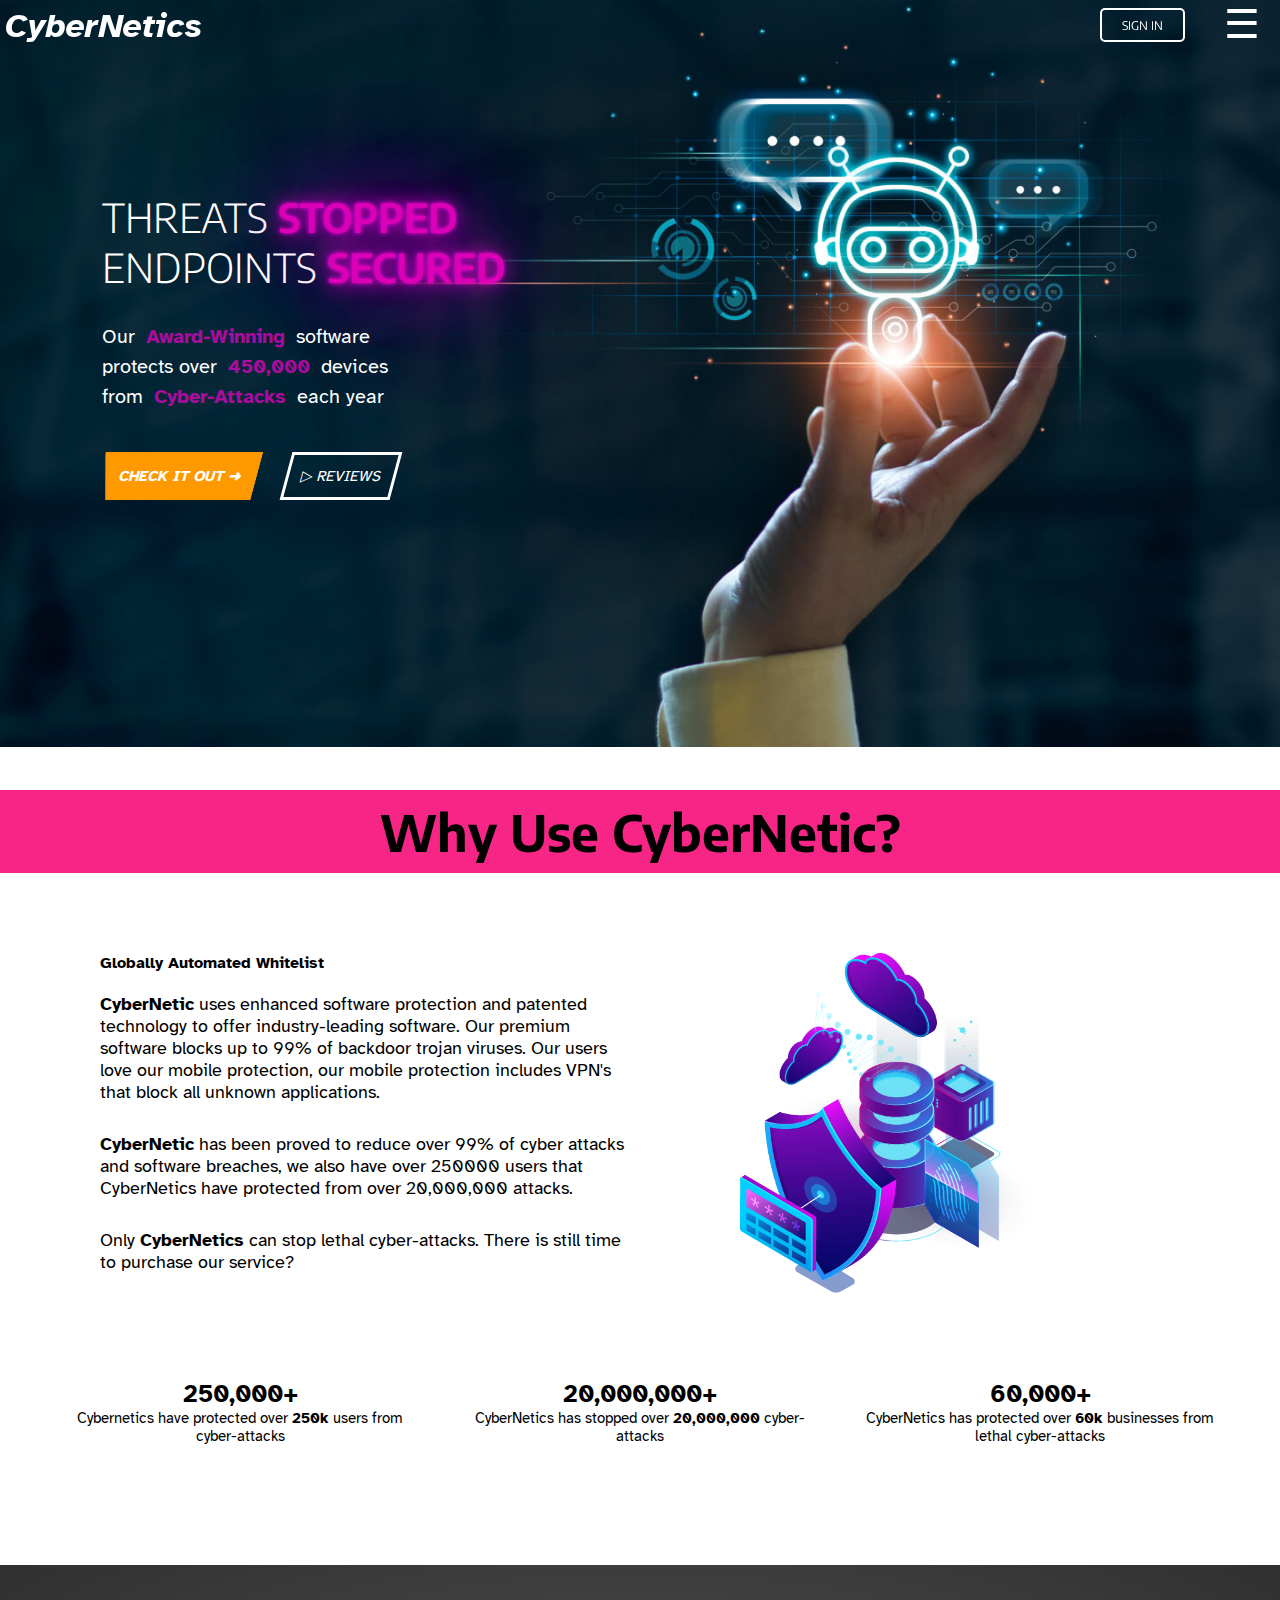
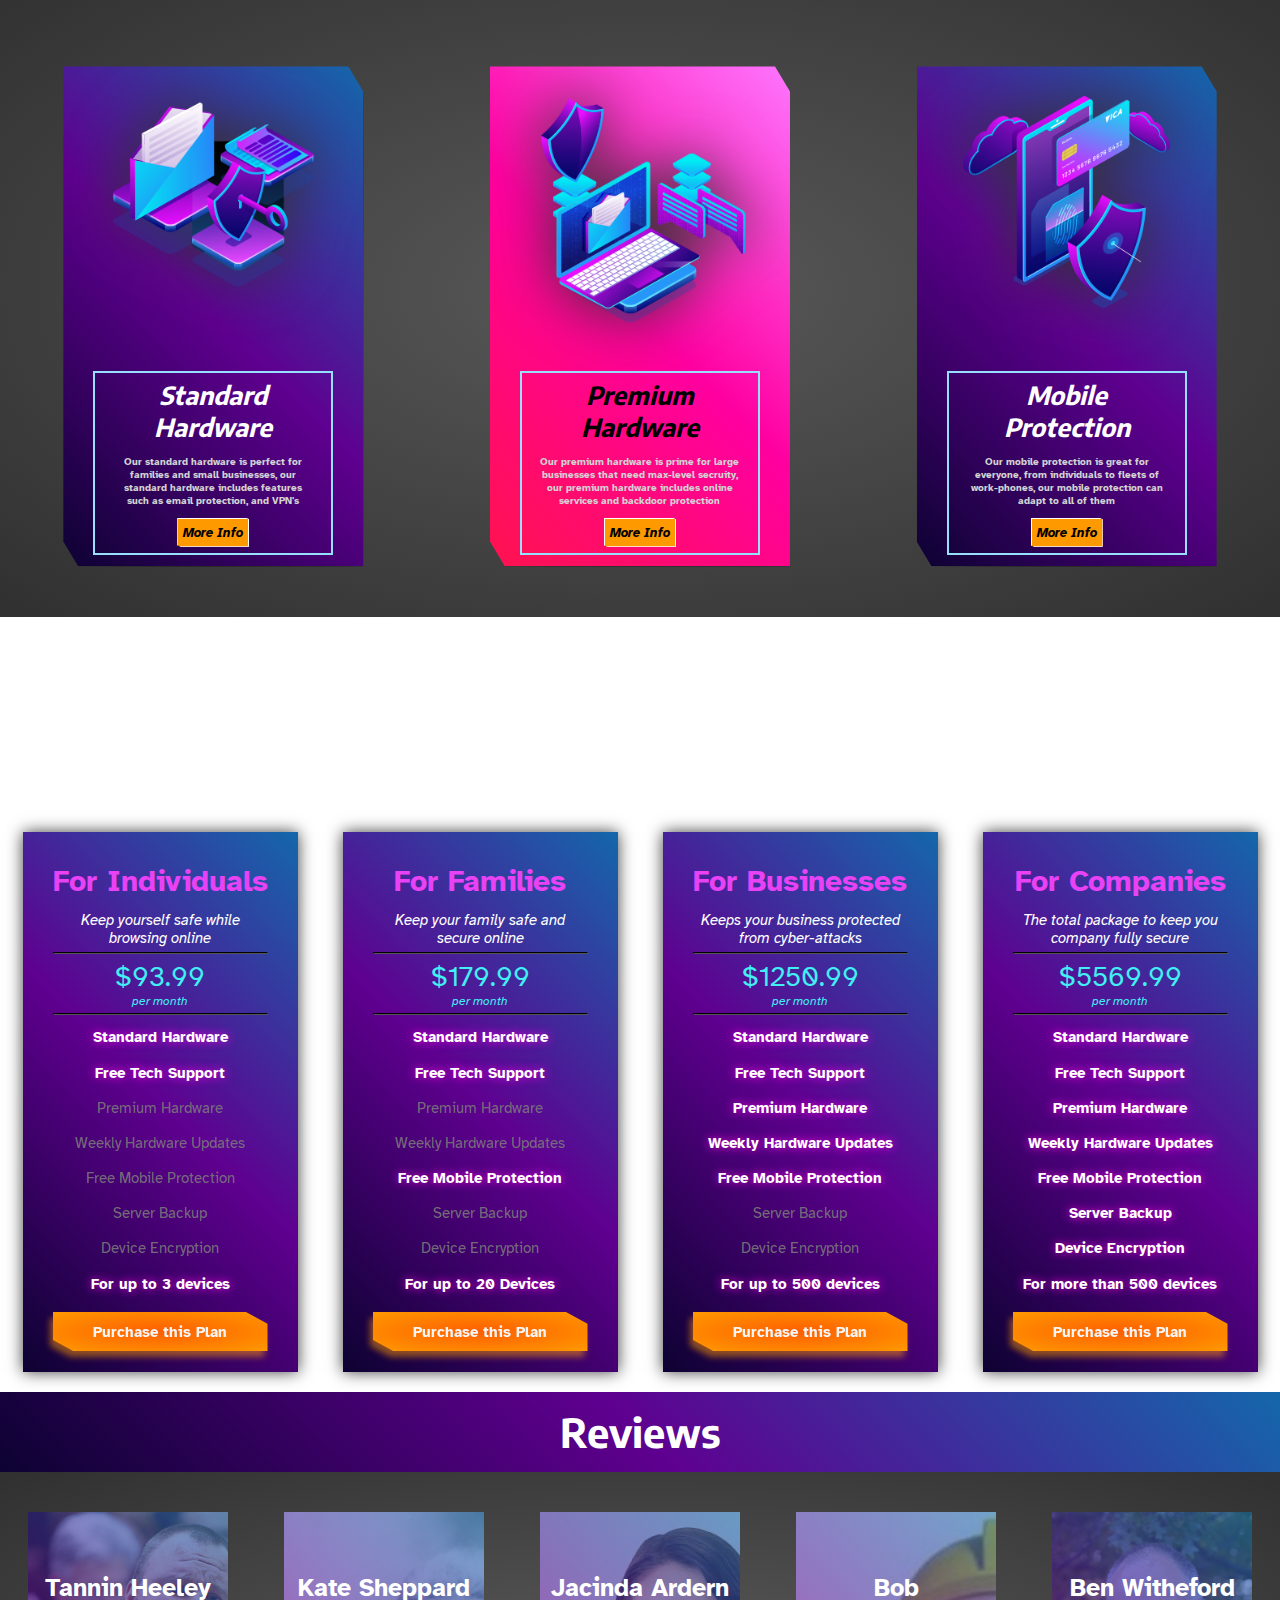
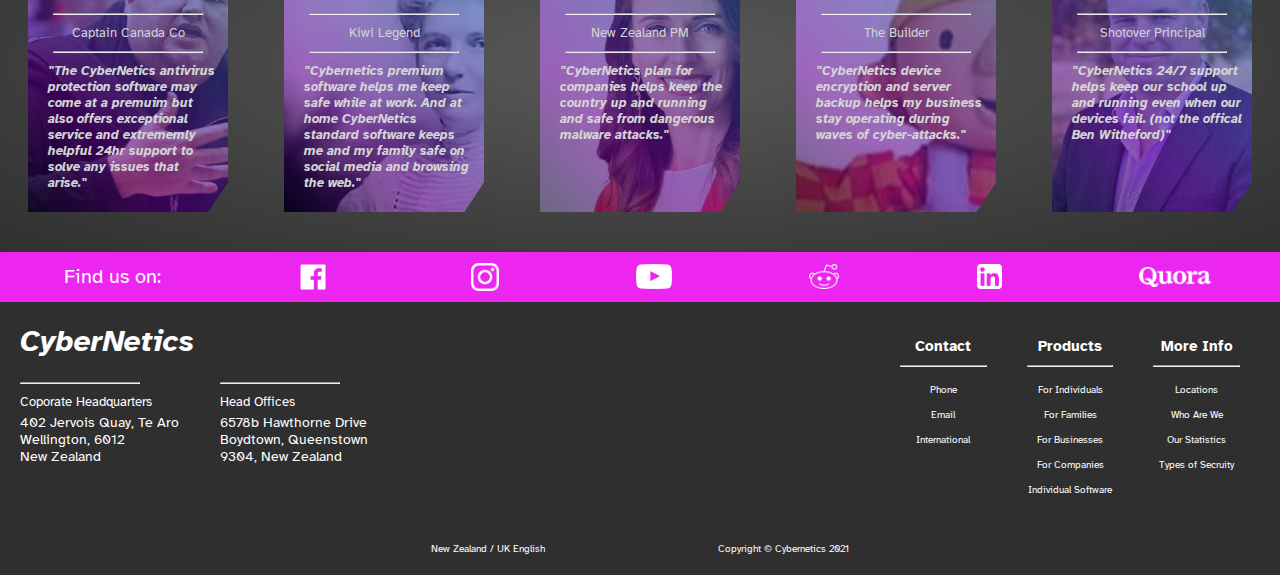
<file: index.html>
<!DOCTYPE html>
<html lang="en">
  <head>
    <meta charset="UTF-8">
    <meta name="viewport" content="width=device-width, initial-scale=1.0">
    <meta http-equiv="X-UA-Compatible" content="ie=edge">
    <link rel="stylesheet" href="style.css">
    <link rel="preconnect" href="https://fonts.googleapis.com">
    <link rel="preconnect" href="https://fonts.gstatic.com" crossorigin>
    <link href="https://fonts.googleapis.com/css2?family=Atkinson+Hyperlegible&display=swap" rel="stylesheet">
    <link href="https://fonts.googleapis.com/css2?family=Atkinson+Hyperlegible:wght@400;700&display=swap" rel="stylesheet">
    <link href="https://fonts.googleapis.com/css2?family=Encode+Sans:wght@400;500;600;700&display=swap" rel="stylesheet">
    <script src="script.js" ></script>
    <script src="https://ajax.googleapis.com/ajax/libs/jquery/3.5.1/jquery.min.js"></script>
    <title>Home | CyberNetics</title>
    <link rel="icon" href="images/icons8-droid-24.png">
  </head>
  <body>
    <nav>
		<div id="nav-container" class="nav-container">
			<div class="home-link" onclick="location.href='index.html';">CyberNetics</div>
			<div class="nav-right">
				<div id="sign-in-button-outline" class="sign-in-button-outline">
					<a id="sign-in-button" class="sign-in-button" href="https://accounts.google.com/ServiceLogin/signinchooser?service=mail&flowName=GlifWebSignIn&flowEntry=ServiceLogin">SIGN IN</a>
				</div>
				<a id="dropdown-menu" class="dropdown-menu" onclick="showDiv()">☰</a>

        <div id="dropdown" class="nav-tabs-container" style="display: none;">
					<div class="nav-tab" onclick="location.href='products.html';">▶ Products</div>
					<div class="nav-tab" onclick="location.href='contacts.html';">▶ Contact</div>
          <div class="nav-tab" onclick="location.href='index.html#reviews';">▶ Reviews</div>
					<div class="nav-tab" onclick="location.href='products.html#directory';">▶ Directory</div>
				</div>
			</div>
		</div>
	</nav>
	<section>
		<div class="header-container">
			<div class="header-content-container">
				<div class="header-catchphrase">THREATS <span class="header-catchphrase-important">STOPPED</span></div>
				<div class="header-catchphrase">ENDPOINTS <span class="header-catchphrase-important">SECURED</span></div>
				<div class="header-para">Our <span class="header-para-important">Award-Winning</span> software <br>protects over <span class="header-para-important">450,000</span> devices <br>from <span class="header-para-important">Cyber-Attacks</span> each year</div>
				<div class="header-link-container">
					<div class="header-products-link-container" onclick="location.href='products.html#plans-we-offer';">
						<div class="header-products-link">CHECK IT OUT ➜</div>
					</div>
					<div class="header-reviews-link-container" onclick="location.href='index.html#reviews';">
						<div class="header-reviews-link">▷ REVIEWS</div>
					</div>
				</div>
			</div>
		</div>
	</section>

    <section class="who-are-we-section" id="who-are-we">
				<h1 class="who-are-we-header">Why Use CyberNetic?</h1>
				<div class="who-are-we-row">
          <div class="who-are-we-column">
						<h4 class="heading">Globally Automated Whitelist</h4>
						<p class="who-are-we-para"><strong>CyberNetic</strong> uses enhanced software protection and patented technology to offer industry-leading software. Our premium software blocks up to 99% of backdoor trojan viruses. Our users love our mobile protection, our mobile protection includes VPN's that block all unknown applications.</p>
						<p class="who-are-we-para"><strong>CyberNetic</strong> has been proved to reduce over 99% of cyber attacks and software breaches, we also have over 250000 users that CyberNetics have protected from over 20,000,000 attacks.</p>
						<p class="who-are-we-para">Only <strong>CyberNetics</strong> can stop lethal cyber-attacks. There is still time to purchase our service?</p>
					</div>
					<div class="who-are-we-column">
						<img src="images/cyber-secruity-image.png" class="who-are-we-image" alt="cyber-secruity-image">
					</div>
				</div>

				<div class="stats-row" id="stats">
					<div class="stats-column">
						<div class="stats-box">
							<span class="stats-number">250,000+</span>
			  			<div class="stats-text">Cybernetics have protected over <strong>250k</strong> users from cyber-attacks</div>
            </div>
					</div>

					<div class="stats-column">
						<div class="stats-box">
							<span class="stats-number">20,000,000+</span>
					  	<div class="stats-text">CyberNetics has stopped over <strong>20,000,000</strong> cyber-attacks</div>
            </div>
					</div>

					<div class="stats-column">
						<div class="stats-box">
							<span class="stats-number">60,000+</span>
					  	<div class="stats-text">CyberNetics has protected over <strong>60k</strong> businesses from lethal cyber-attacks</div>
            </div>
					</div>
				</div>
		</section>



    <section class="sales-section">
      <div class="sales-container">
        <div class="sales-1">
          <img src="images/data-secruity.png" class="sales-image" alt="Data secruity image">
            <div class="sales-content">
              <h1 class="sales-header">Standard Hardware</h1>
              <p class="sales-paragraph">Our standard hardware is perfect for families and small businesses, our standard hardware includes features such as email protection, and VPN's</p>
              <button class="sales-button" onclick="location.href='products.html';">More Info</button>
            </div>
        </div>
        <div class="sales-2">
          <img src="images/social-media-secruity.png" class="sales-image" alt="Social media secruity image">
            <div class="sales-content">
              <h1 class="sales-header">Premium Hardware</h1>
              <p class="sales-paragraph">Our premium hardware is prime for large businesses that need max-level secruity, our premium hardware includes online services and backdoor protection</p>
              <button class="sales-button" onclick="location.href='products.html';">More Info</button>
            </div>
        </div>
        <div class="sales-3">
          <img src="images/phone-bank-secruity.png" class="sales-image" alt="Phone and bank secruity image">
            <div class="sales-content">
              <h1 class="sales-header">Mobile<br> Protection</h1>
              <p class="sales-paragraph">Our mobile protection is great for everyone, from individuals to fleets of work-phones, our mobile protection can adapt to all of them</p>
              <button class="sales-button" onclick="location.href='products.html';">More Info</button>
            </div>
        </div>
      </div>
    </section>

    <section class="middle-image-break">
      <div class="middle-ad">
        <h1 class="middle-ad-text-left">Stay Safe Online with <br><span class="large-italic">Cybernetic</span></h1>
        <h1 class="middle-ad-text-right"><span class="large-bold">30% OFF<br></span><a href="#" class="link">Click Here</a></h1>
      </div>
    </section>

    <section class="plans-container">
        <div class="plans-item-container">

			<!-- For Individuals Plan -->

          <div class="in-con">
            <div class="plan">For Individuals</div>
            <p class="plan-description">Keep yourself safe while browsing online</p>
			<hr class="line-type-1">
			<div class="price">$93.99</div>
      <div class="per-month">per month</div>
			<hr class="line-type-1">
			<div>
				<div class="white-text">Standard Hardware</div>
			</div>
			<div>
				<div class="white-text">Free Tech Support</div>
			</div>
			<div>
				<div class="grey-text">Premium Hardware</div>
			</div>
			<div>
				<div class="grey-text">Weekly Hardware Updates</div>
			</div>
			<div>
				<div class="grey-text">Free Mobile Protection</div>
			</div>
			<div>
				<div class="grey-text">Server Backup</div>
			</div>
			<div>
				<div class="grey-text">Device Encryption</div>
			</div>
      <div>
				<div class="white-text">For up to 3 devices</div>
			</div>
			<div class="purchase-button-wrapper">
				<div class="purchase-button">Purchase this Plan</div>
			</div>
          </div>

			<!-- For Family Plan -->

		  <div class="in-con">
            <div class="plan">For Families</div>
            <p class="plan-description">Keep your family safe and secure online</p>
			<hr class="line-type-1">
			<div class="price">$179.99</div>
      <div class="per-month">per month</div>
			<hr class="line-type-1">
			<div>
				<div class="white-text">Standard Hardware</div>
			</div>
			<div>
				<div class="white-text">Free Tech Support</div>
			</div>
			<div>
				<div class="grey-text">Premium Hardware</div>
			</div>
			<div>
				<div class="grey-text">Weekly Hardware Updates</div>
			</div>
			<div>
				<div class="white-text">Free Mobile Protection</div>
			</div>
			<div>
				<div class="grey-text">Server Backup</div>
			</div>
			<div>
				<div class="grey-text">Device Encryption</div>
			</div>
      <div>
				<div class="white-text">For up to 20 Devices</div>
			</div>
			<div class="purchase-button-wrapper">
			<div class="purchase-button">Purchase this Plan</div>
			</div>
          </div>

			<!-- For Business Plan -->

		  <div class="in-con">
            <div class="plan">For Businesses</div>
            <p class="plan-description">Keeps your business protected from cyber-attacks</p>
			<hr class="line-type-1">
			<div class="price">$1250.99</div>
      <div class="per-month">per month</div>
			<hr class="line-type-1">
			<div>
				<div class="white-text">Standard Hardware</div>
			</div>
			<div>
				<div class="white-text">Free Tech Support</div>
			</div>
			<div>
				<div class="white-text">Premium Hardware</div>
			</div>
			<div>
				<div class="white-text">Weekly Hardware Updates</div>
			</div>
			<div>
				<div class="white-text">Free Mobile Protection</div>
			</div>
			<div>
				<div class="grey-text">Server Backup</div>
			</div>
			<div>
				<div class="grey-text">Device Encryption</div>
			</div>
      <div>
				<div class="white-text">For up to 500 devices</div>
			</div>
			<div class="purchase-button-wrapper">
			<div class="purchase-button">Purchase this Plan</div>
			</div>
          </div>

			<!-- For Corporation Plan -->

		  <div class="in-con">
            <div class="plan">For Companies</div>
            <p class="plan-description">The total package to keep you company fully secure</p>
			<hr class="line-type-1">
			<div class="price">$5569.99</div>
      <div class="per-month">per month</div>
			<hr class="line-type-1">
			<div>
				<div class="white-text">Standard Hardware</div>
			</div>
			<div>
				<div class="white-text">Free Tech Support</div>
			</div>
			<div>
				<div class="white-text">Premium Hardware</div>
			</div>
			<div>
				<div class="white-text">Weekly Hardware Updates</div>
			</div>
			<div>
				<div class="white-text">Free Mobile Protection</div>
			</div>
			<div>
				<div class="white-text">Server Backup</div>
			</div>
			<div>
				<div class="white-text">Device Encryption</div>
			</div>
      <div>
				<div class="white-text">For more than 500 devices</div>
			</div>
			<div class="purchase-button-wrapper">
			<div class="purchase-button">Purchase this Plan</div>
			</div>
          </div>


        </div>
      </section>

  <!--
    <section class="mobile-protection">
      <div class="mobile-protection-overlay">
        <div class="mobile-proctection-column">
          <h4 class="heading">Keep Your Phone Safe</h4>
          <p class="who-are-we-para"><strong>CyberNetic</strong> Protect your mobile device with Lorem ipsum dolor sit amet, consectetur adipisicing elit.</p>
        </div>
      </div>
    </section>

  -->

    <section id="reviews">
      <div class="our-com-container-header">Reviews</div>
  			<div class="our-com-container">
  				<div class="our-com-column">
  					<div class="th-image" id="review-1">
  						<div class="our-com-image-overlay">
  							<div class="our-com-info">
  								<h2 class="our-com-header">Tannin Heeley</h2>
  								<hr class="our-com-break">
  								<h3 class="our-com-subheader">Captain Canada Co</h3>
  								<hr class="our-com-break">
  								<p class="our-com-text">"The CyberNetics antivirus protection software may come at a premuim but also offers exceptional service and extrememly helpful 24hr support to solve any issues that arise."</p>
  							</div>
  						</div>
  					</div>
  				</div>
  				<div class="our-com-column">
  					<div class="th-image" id="review-2">
  						<div class="our-com-image-overlay">
  							<div class="our-com-info">
  								<h2 class="our-com-header">Kate Sheppard</h2>
  								<hr class="our-com-break">
  								<h3 class="our-com-subheader">Kiwi Legend</h3>
  								<hr class="our-com-break">
  								<p class="our-com-text">"Cybernetics premium software helps me keep safe while at work. And at home CyberNetics standard software keeps me and my family safe on social media and browsing the web."</p>
  							</div>
  						</div>
  					</div>
  				</div>
  				<div class="our-com-column">
  					<div class="th-image" id="review-3">
  						<div class="our-com-image-overlay">
  							<div class="our-com-info">
  								<h2 class="our-com-header">Jacinda Ardern</h2>
  								<hr class="our-com-break">
  								<h3 class="our-com-subheader">New Zealand PM</h3>
  								<hr class="our-com-break">
  								<p class="our-com-text">"CyberNetics plan for companies helps keep the country up and running and safe from dangerous malware attacks."</p>
  							</div>
  						</div>
  					</div>
  				</div>
  				<div class="our-com-column">
  					<div class="th-image" id="review-4">
  						<div class="our-com-image-overlay">
  							<div class="our-com-info">
  								<h2 class="our-com-header">Bob</h2>
  								<hr class="our-com-break">
  								<h3 class="our-com-subheader">The Builder</h3>
  								<hr class="our-com-break">
  								<p class="our-com-text">"CyberNetics device encryption and server backup helps my business stay operating during waves of cyber-attacks."</p>
  							</div>
  						</div>
  					</div>
  				</div>
  				<div class="our-com-column">
  					<div class="th-image" id="review-5">
  						<div class="our-com-image-overlay">
  							<div class="our-com-info">
  								<h2 class="our-com-header">Ben Witheford</h2>
  								<hr class="our-com-break">
  								<h3 class="our-com-subheader">Shotover Principal</h3>
  								<hr class="our-com-break">
  								<p class="our-com-text">"CyberNetics 24/7 support helps keep our school up and running even when our devices fail. (not the offical Ben Witheford)"</p>
  							</div>
  						</div>
  					</div>
  				</div>
  			</div>
        </section>

  <footer>
  	<div class="find-us-section">
  		<div>Find us on:</div>
  		<div>
  			<a href="https://www.youtube.com/watch?v=dQw4w9WgXcQ">
  			<img border="0" alt="FaceBook Link" src="images/fb-logo.png" height="40">
  			</a>
  		</div>
  		<div>
  			<a href="https://www.youtube.com/watch?v=dQw4w9WgXcQ">
  			<img border="0" alt="Instagram Link" src="images/ig-logo.png" height="28">
  			</a>
  		</div>
  		<div>
  			<a href="https://www.youtube.com/watch?v=dQw4w9WgXcQ">
  			<img border="0" alt="YouTube Link" src="images/yt-logo.png" height="25">
  			</a>
  		</div>
  		<div>
  			<a href="https://www.youtube.com/watch?v=dQw4w9WgXcQ">
  			<img border="0" alt="Reddit Link" src="images/rd-logo.png" height="25">
  			</a>
  		</div>
  		<div>
  			<a href="https://www.youtube.com/watch?v=dQw4w9WgXcQ">
  			<img border="0" alt="Linkedin Link" src="images/ld-logo.png" height="25">
  			</a>
  		</div>
  		<div>
  			<a href="https://www.youtube.com/watch?v=dQw4w9WgXcQt=2s">
  			<img border="0" alt="Quora Link" src="images/qr-logo.png" height="20">
  			</a>
  		</div>
    </div>
    <div class="footer-container">
      <div class="footer-left">
  			<div class="footer-left-container">
  				<div class="info-column">
  					<div class="info-name" onclick="location.href='index.html';">CyberNetics</div>
  					<hr class="info-break">
  					<div class="info-title">Coporate Headquarters</div>
  					<div class="info-location" onclick="location.href='https://www.google.com/maps/place/Jervois+Quay,+Wellington+Central,+Wellington+6011/@-41.2870585,174.7760722,17z/data=!3m1!4b1!4m5!3m4!1s0x6d38afd3f81a833d:0x6f9b6f1d2afe3a05!8m2!3d-41.2870585!4d174.7782609';">402 Jervois Quay, Te Aro <br> Wellington, 6012 <br> New Zealand</div>
  				</div>
  				<div class="info-column">
  					<div class="info-name"></div>
  					<hr class="info-break">
  					<div class="info-title">Head Offices</div>
  					<div class="info-location" onclick="location.href='https://www.google.com/maps/place/Boydtown+Way,+Queenstown+9300/@-45.0263792,168.6583733,17z/data=!4m5!3m4!1s0xa9d51d77f05bc0fb:0x2bb93bc257b91890!8m2!3d-45.0252494!4d168.6569035';">6578b Hawthorne Drive<br>Boydtown, Queenstown <br>9304, New Zealand</div>
  				</div>
  				<div class="map-column">
  					<div></div>
  					<div></div>
  				</div>
  			</div>
  		</div>
          <div class="footer-middle"></div>
  		<div id="directory" class="footer-right">
  			<div class="footer-nav">
  				<div class="footer-nav-column">
  					<div class="footer-nav-header" onclick="location.href='contacts.html';">Contact</div>
  					<hr class="footer-nav-break">
  					<div class="footer-nav-items" onclick="location.href='contacts.html#contact';">
  						<div>Phone</div>
  						<div>Email</div>
  						<div>International</div>
  					</div>
  				</div>
  				<div class="footer-nav-column">
  					<div class="footer-nav-header" onclick="location.href='products.html';">Products</div>
  					<hr class="footer-nav-break">
  					<div class="footer-nav-items" onclick="location.href='products.html#plans-we-offer';">
  						<div>For Individuals</div>
  						<div>For Families</div>
  						<div>For Businesses</div>
  						<div>For Companies</div>
  						<div>Individual Software</div>
  					</div>
  				</div>
  				<div class="footer-nav-column">
  					<div class="footer-nav-header">More Info</div>
  					<hr class="footer-nav-break">
  					<div class="footer-nav-items">
  						<div>Locations</div>
  						<div onclick="location.href='index.html#who-are-we';">Who Are We</div>
  						<div onclick="location.href='index.html#stats;">Our Statistics</div>
  						<div onclick="location.href='products.html#software-types';">Types of Secruity</div>
  					</div>
  				</div>
  			</div>
  		</div>
      </div>
  	  <div class="footer-tags">
  		<div></div>
  		<div></div>
  	  	<div>New Zealand / UK English</div>
  		<div>Copyright © Cybernetics 2021</div>
  		<div></div>
  		<div></div>
  	  </div>
    </footer>
  </body>
</html>
</file>
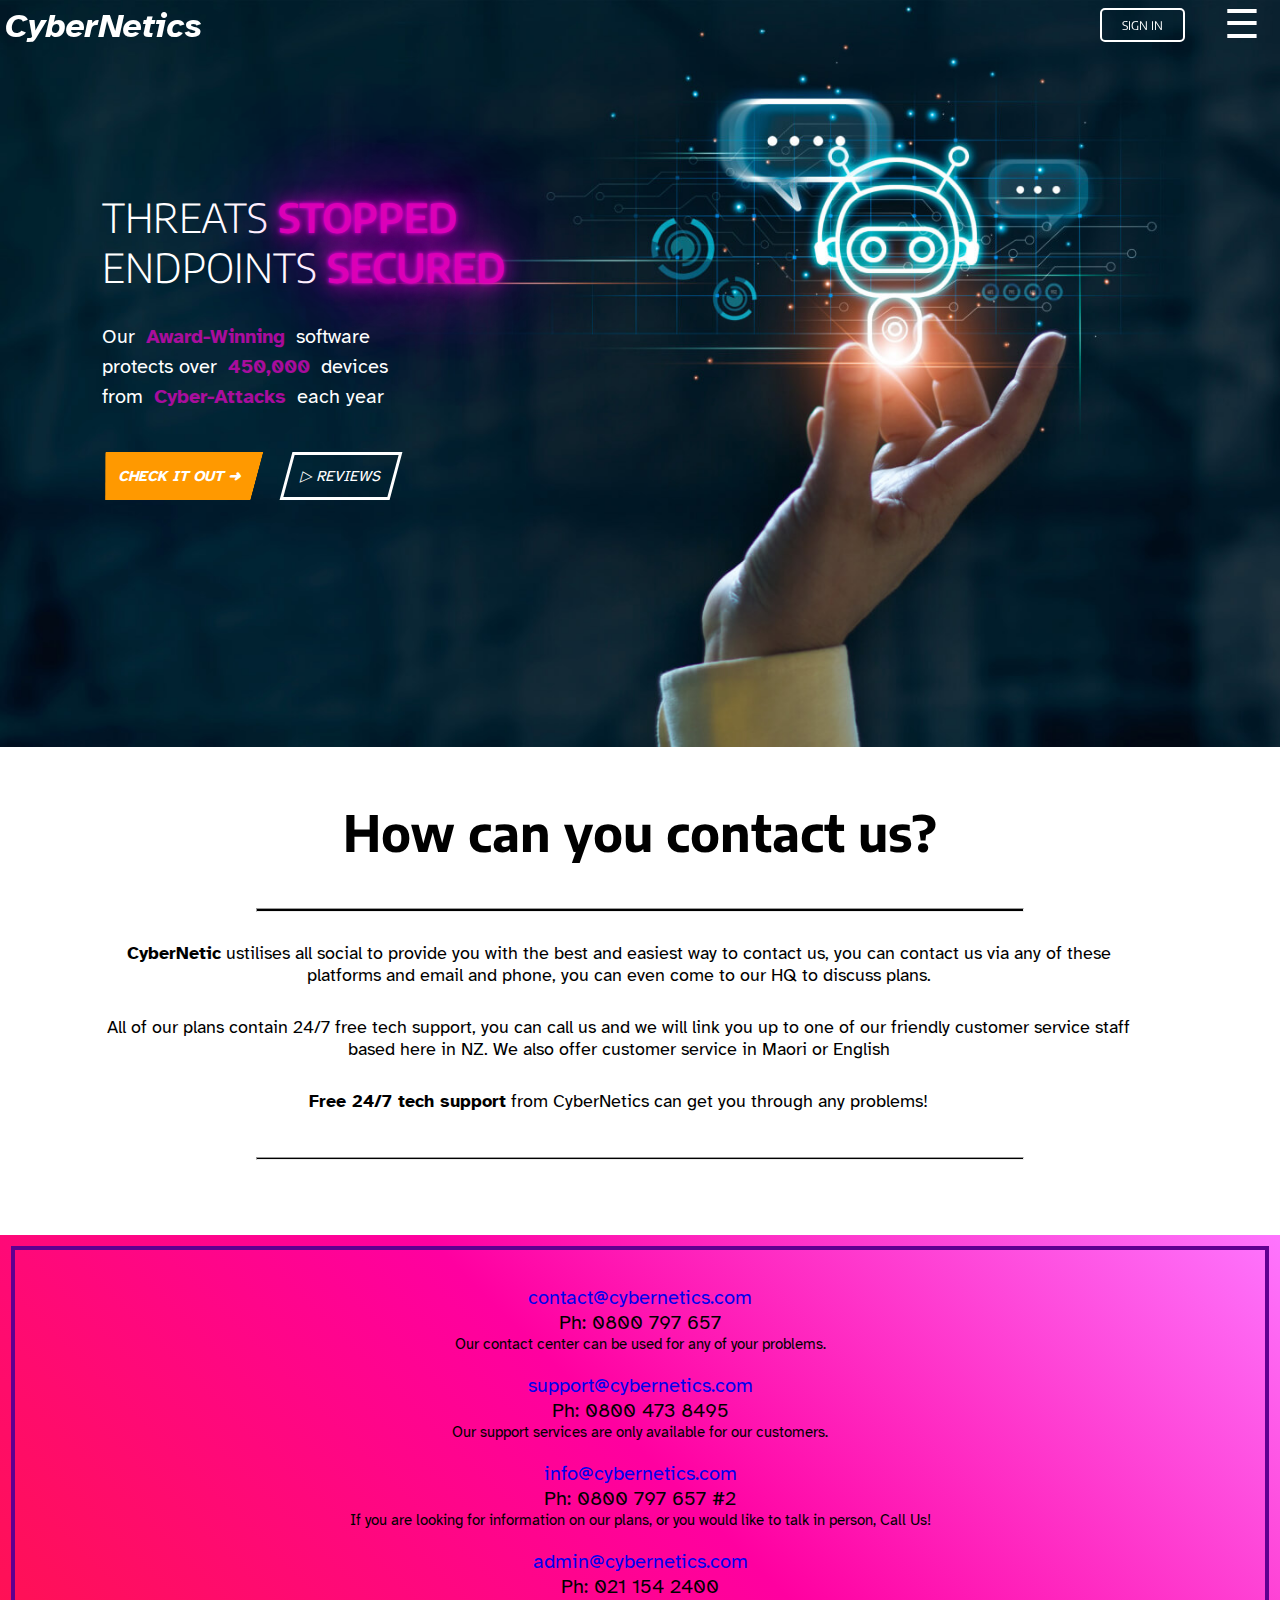
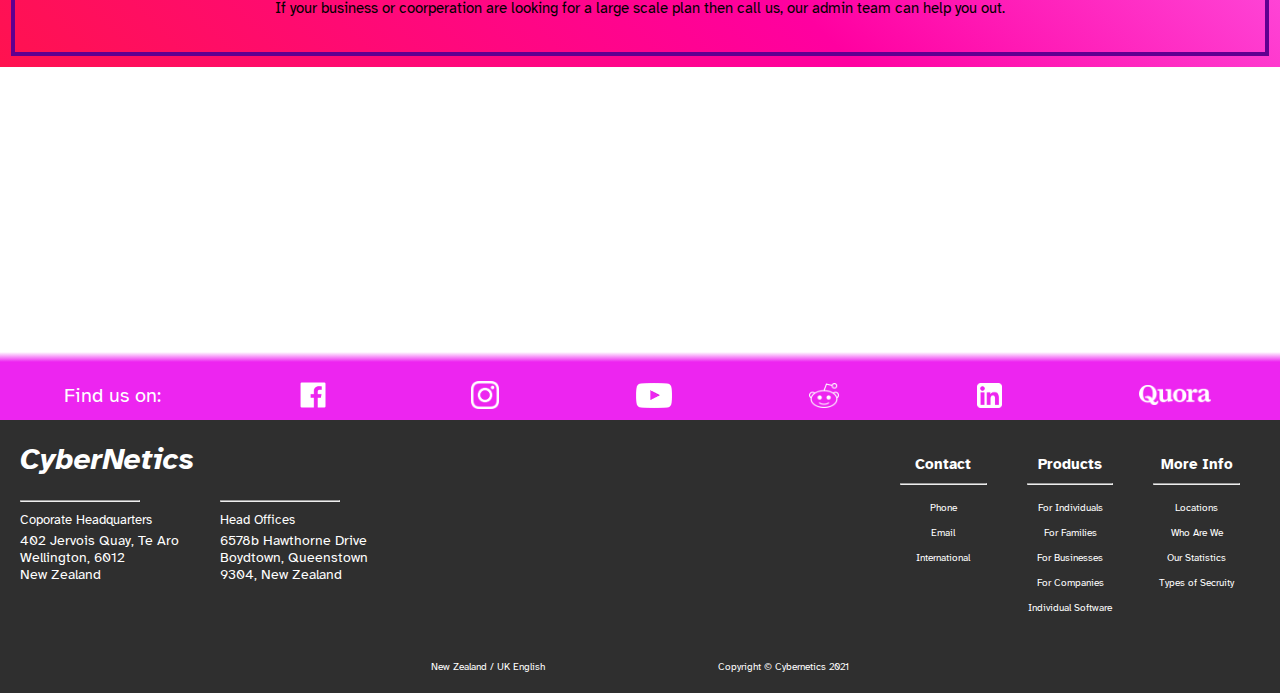
<file: contacts.html>
<!DOCTYPE html>
<html lang="en">
  <head>
    <meta charset="UTF-8">
    <meta name="viewport" content="width=device-width, initial-scale=1.0">
    <meta http-equiv="X-UA-Compatible" content="ie=edge">
    <link rel="stylesheet" href="style.css">
    <link rel="preconnect" href="https://fonts.googleapis.com">
    <link rel="preconnect" href="https://fonts.gstatic.com" crossorigin>
    <link href="https://fonts.googleapis.com/css2?family=Atkinson+Hyperlegible&display=swap" rel="stylesheet">
    <link href="https://fonts.googleapis.com/css2?family=Atkinson+Hyperlegible:wght@700&display=swap" rel="stylesheet">
    <link rel="preconnect" href="https://fonts.googleapis.com">
<link rel="preconnect" href="https://fonts.gstatic.com" crossorigin>
<link href="https://fonts.googleapis.com/css2?family=Encode+Sans:wght@600;700&display=swap" rel="stylesheet">
    <script src="script.js" ></script>
    <script src="https://ajax.googleapis.com/ajax/libs/jquery/3.5.1/jquery.min.js"></script>
    <title>Contact | CyberNetics</title>
    <link rel="icon" href="images/icons8-droid-24.png">
  </head>
  <body>
    <nav>
		<div id="nav-container" class="nav-container">
			<div class="home-link" onclick="location.href='index.html';">CyberNetics</div>
			<div class="nav-right">
				<div id="sign-in-button-outline" class="sign-in-button-outline">
					<a id="sign-in-button" class="sign-in-button" href="https://accounts.google.com/ServiceLogin/signinchooser?service=mail&flowName=GlifWebSignIn&flowEntry=ServiceLogin">SIGN IN</a>
				</div>
				<a id="dropdown-menu" class="dropdown-menu" onclick="showDiv()">☰</a>

        <div id="dropdown" class="nav-tabs-container" style="display: none;">
					<div class="nav-tab" onclick="location.href='products.html';">▶ Products</div>
					<div class="nav-tab" onclick="location.href='contacts.html';">▶ Contact</div>
          <div class="nav-tab" onclick="location.href='index.html#reviews';">▶ Reviews</div>
					<div class="nav-tab" onclick="location.href='products.html#directory';">▶ Directory</div>
				</div>
			</div>
		</div>
	</nav>
  <section>
		<div class="header-container">
			<div class="header-content-container">
				<div class="header-catchphrase">THREATS <span class="header-catchphrase-important">STOPPED</span></div>
				<div class="header-catchphrase">ENDPOINTS <span class="header-catchphrase-important">SECURED</span></div>
				<div class="header-para">Our <span class="header-para-important">Award-Winning</span> software <br>protects over <span class="header-para-important">450,000</span> devices <br>from <span class="header-para-important">Cyber-Attacks</span> each year</div>
				<div class="header-link-container">
					<div class="header-products-link-container" onclick="location.href='products.html#plans-we-offer';">
						<div class="header-products-link">CHECK IT OUT ➜</div>
					</div>
					<div class="header-reviews-link-container" onclick="location.href='index.html#reviews';">
						<div class="header-reviews-link">▷ REVIEWS</div>
					</div>
				</div>
			</div>
		</div>
	</section>

    <section class="how-contact-section">
				<h1 class="how-contact-header">How can you contact us?</h1>
        <hr class="how-contact-break">
				<div class="how-contact-row">
          <div class="how-contact-column">
						<p class="how-contact-para"><strong>CyberNetic</strong> ustilises all social to provide you with the best and easiest way to contact us, you can contact us via any of these platforms and email and phone, you can even come to our HQ to discuss plans.</p>
						<p class="how-contact-para">All of our plans contain 24/7 free tech support, you can call us and we will link you up to one of our friendly customer service staff based here in NZ. We also offer customer service in Maori or English</p>
						<p class="how-contact-para"><strong>Free 24/7 tech support</strong> from CyberNetics can get you through any problems!</p>
					</div>
          <hr class="how-contact-break">
				</div>

			 	<div class="how-contact-stats-row" id="contact">

					<div class="how-contact-stats-column">
						<div class="how-contact-stats-box">
							<a class="how-contact-link" href="mailto:contact@cybernetics.com">contact@cybernetics.com</a>
              <br><span class="how-contact-number">Ph: 0800 797 657</span>
			  			<div class="how-contact-stats-text">Our contact center can be used for any of your problems.</div>
            </div>
					</div>

					<div class="how-contact-stats-column">
						<div class="how-contact-stats-box">
							<a class="how-contact-link" href="mailto:support@cybernetics.com">support@cybernetics.com</a>
              <br><span class="how-contact-number">Ph: 0800 473 8495</span>
					  	<div class="how-contact-stats-text">Our support services are only available for our customers.</div>
            </div>
					</div>

					<div class="how-contact-stats-column">
						<div class="how-contact-stats-box">
							<a class="how-contact-link" href="mailto:info@cybernetics.com">info@cybernetics.com</a>
              <br><span class="how-contact-number">Ph: 0800 797 657 #2</span>
					  	<div class="how-contact-stats-text">If you are looking for information on our plans, or you would like to talk in person, Call Us!</div>
            </div>
					</div>

          <div class="how-contact-stats-column">
						<div class="how-contact-stats-box">
              <a class="how-contact-link" href="mailto:admin@cybernetics.com">admin@cybernetics.com</a>
							<br><span class="how-contact-number">Ph: 021 154 2400</span>
					  	<div class="how-contact-stats-text">If your business or coorperation are looking for a large scale plan then call us, our admin team can help you out.</div>
            </div>
					</div>
					</div>
		</section>

    <section class="middle-image-break">
      <div class="middle-ad">
        <h1 class="middle-ad-text-left">Stay Safe Online with <br><span class="large-italic">Cybernetic</span></h1>
        <h1 class="middle-ad-text-right"><span class="large-bold">30% OFF<br></span><a href="#" class="link">Click Here</a></h1>
    </div>
    </section>

    <section>
      <div class="ad-footer-connecter">

      </div>
    </section>

  <footer>
  	<div class="find-us-section">
  		<div>Find us on:</div>
  		<div>
  			<a href="https://www.youtube.com/watch?v=dQw4w9WgXcQ">
  			<img border="0" alt="FaceBook Link" src="images/fb-logo.png" height="40">
  			</a>
  		</div>
  		<div>
  			<a href="https://www.youtube.com/watch?v=dQw4w9WgXcQ">
  			<img border="0" alt="Instagram Link" src="images/ig-logo.png" height="28">
  			</a>
  		</div>
  		<div>
  			<a href="https://www.youtube.com/watch?v=dQw4w9WgXcQ">
  			<img border="0" alt="YouTube Link" src="images/yt-logo.png" height="25">
  			</a>
  		</div>
  		<div>
  			<a href="https://www.youtube.com/watch?v=dQw4w9WgXcQ">
  			<img border="0" alt="Reddit Link" src="images/rd-logo.png" height="25">
  			</a>
  		</div>
  		<div>
  			<a href="https://www.youtube.com/watch?v=dQw4w9WgXcQ">
  			<img border="0" alt="Linkedin Link" src="images/ld-logo.png" height="25">
  			</a>
  		</div>
  		<div>
  			<a href="https://www.youtube.com/watch?v=dQw4w9WgXcQt=2s">
  			<img border="0" alt="Quora Link" src="images/qr-logo.png" height="20">
  			</a>
  		</div>
    </div>
    <div class="footer-container">
      <div class="footer-left">
  			<div class="footer-left-container">
  				<div class="info-column">
  					<div class="info-name" onclick="location.href='index.html';">CyberNetics</div>
  					<hr class="info-break">
  					<div class="info-title">Coporate Headquarters</div>
  					<div class="info-location" onclick="location.href='https://www.google.com/maps/place/Jervois+Quay,+Wellington+Central,+Wellington+6011/@-41.2870585,174.7760722,17z/data=!3m1!4b1!4m5!3m4!1s0x6d38afd3f81a833d:0x6f9b6f1d2afe3a05!8m2!3d-41.2870585!4d174.7782609';">402 Jervois Quay, Te Aro <br> Wellington, 6012 <br> New Zealand</div>
  				</div>
  				<div class="info-column">
  					<div class="info-name"></div>
  					<hr class="info-break">
  					<div class="info-title">Head Offices</div>
  					<div class="info-location" onclick="location.href='https://www.google.com/maps/place/Boydtown+Way,+Queenstown+9300/@-45.0263792,168.6583733,17z/data=!4m5!3m4!1s0xa9d51d77f05bc0fb:0x2bb93bc257b91890!8m2!3d-45.0252494!4d168.6569035';">6578b Hawthorne Drive<br>Boydtown, Queenstown <br>9304, New Zealand</div>
  				</div>
  				<div class="map-column">
  					<div></div>
  					<div></div>
  				</div>
  			</div>
  		</div>
          <div class="footer-middle"></div>
  		<div id="directory" class="footer-right">
  			<div class="footer-nav">
  				<div class="footer-nav-column">
  					<div class="footer-nav-header" onclick="location.href='contacts.html';">Contact</div>
  					<hr class="footer-nav-break">
  					<div class="footer-nav-items" onclick="location.href='contacts.html#contact';">
  						<div>Phone</div>
  						<div>Email</div>
  						<div>International</div>
  					</div>
  				</div>
  				<div class="footer-nav-column">
  					<div class="footer-nav-header" onclick="location.href='products.html';">Products</div>
  					<hr class="footer-nav-break">
  					<div class="footer-nav-items" onclick="location.href='products.html#plans-we-offer';">
  						<div>For Individuals</div>
  						<div>For Families</div>
  						<div>For Businesses</div>
  						<div>For Companies</div>
  						<div>Individual Software</div>
  					</div>
  				</div>
  				<div class="footer-nav-column">
  					<div class="footer-nav-header">More Info</div>
  					<hr class="footer-nav-break">
  					<div class="footer-nav-items">
  						<div>Locations</div>
  						<div onclick="location.href='index.html#who-are-we';">Who Are We</div>
  						<div onclick="location.href='index.html#stats;">Our Statistics</div>
  						<div onclick="location.href='products.html#software-types';">Types of Secruity</div>
  					</div>
  				</div>
  			</div>
  		</div>
      </div>
  	  <div class="footer-tags">
  		<div></div>
  		<div></div>
  	  	<div>New Zealand / UK English</div>
  		<div>Copyright © Cybernetics 2021</div>
  		<div></div>
  		<div></div>
  	  </div>
    </footer>
  </body>
</html>
</file>
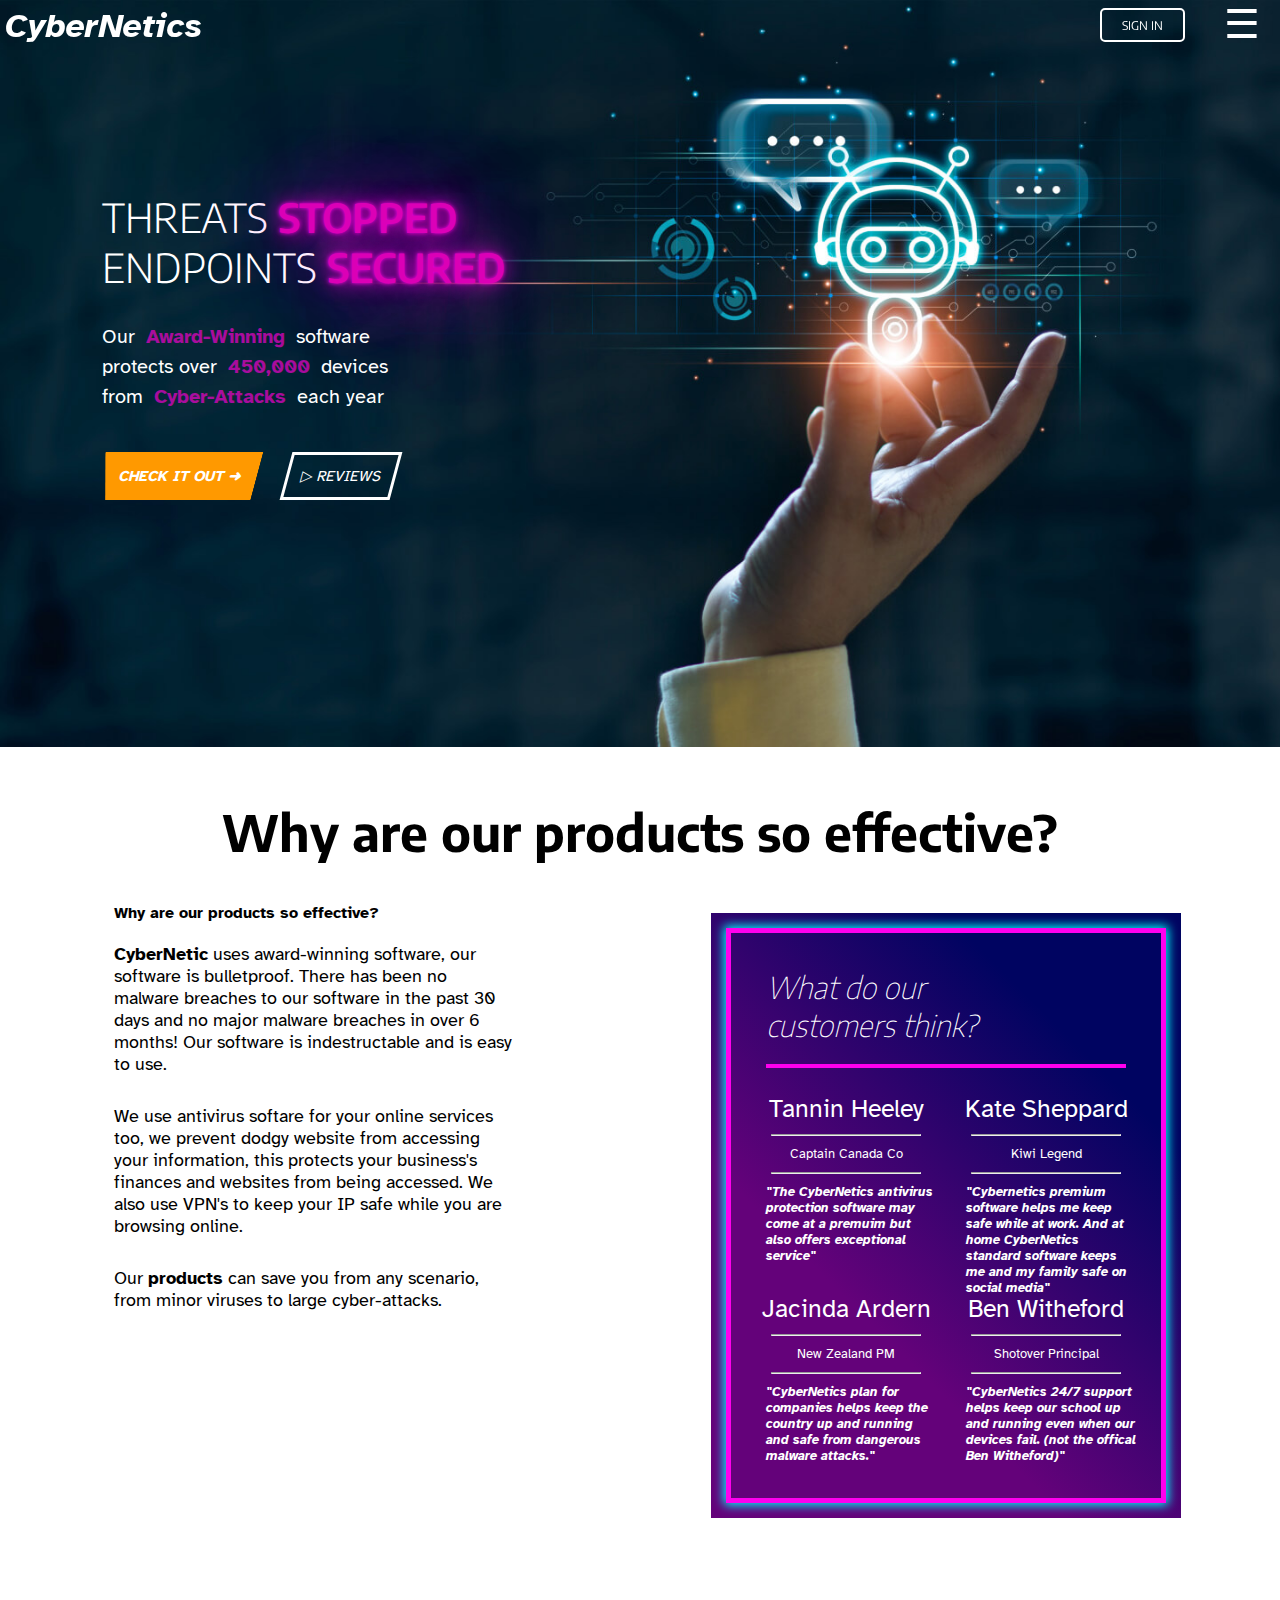
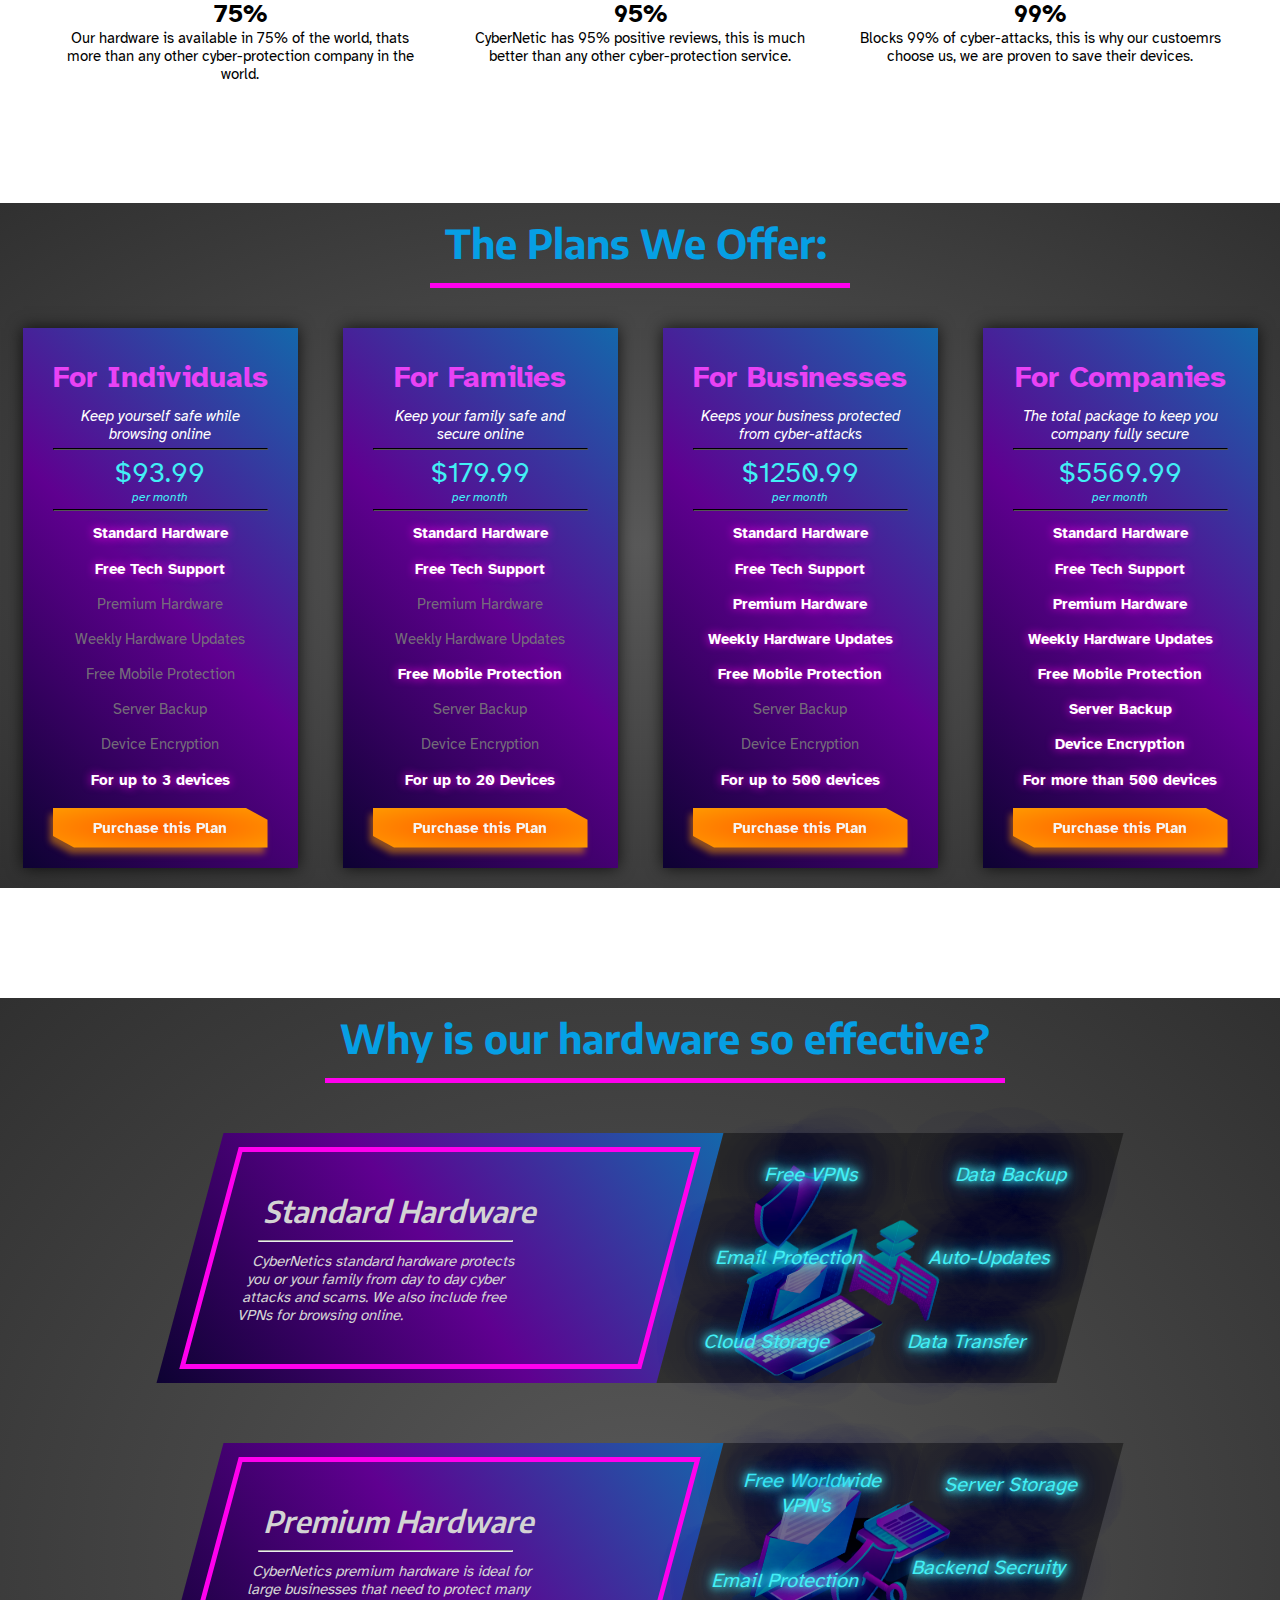
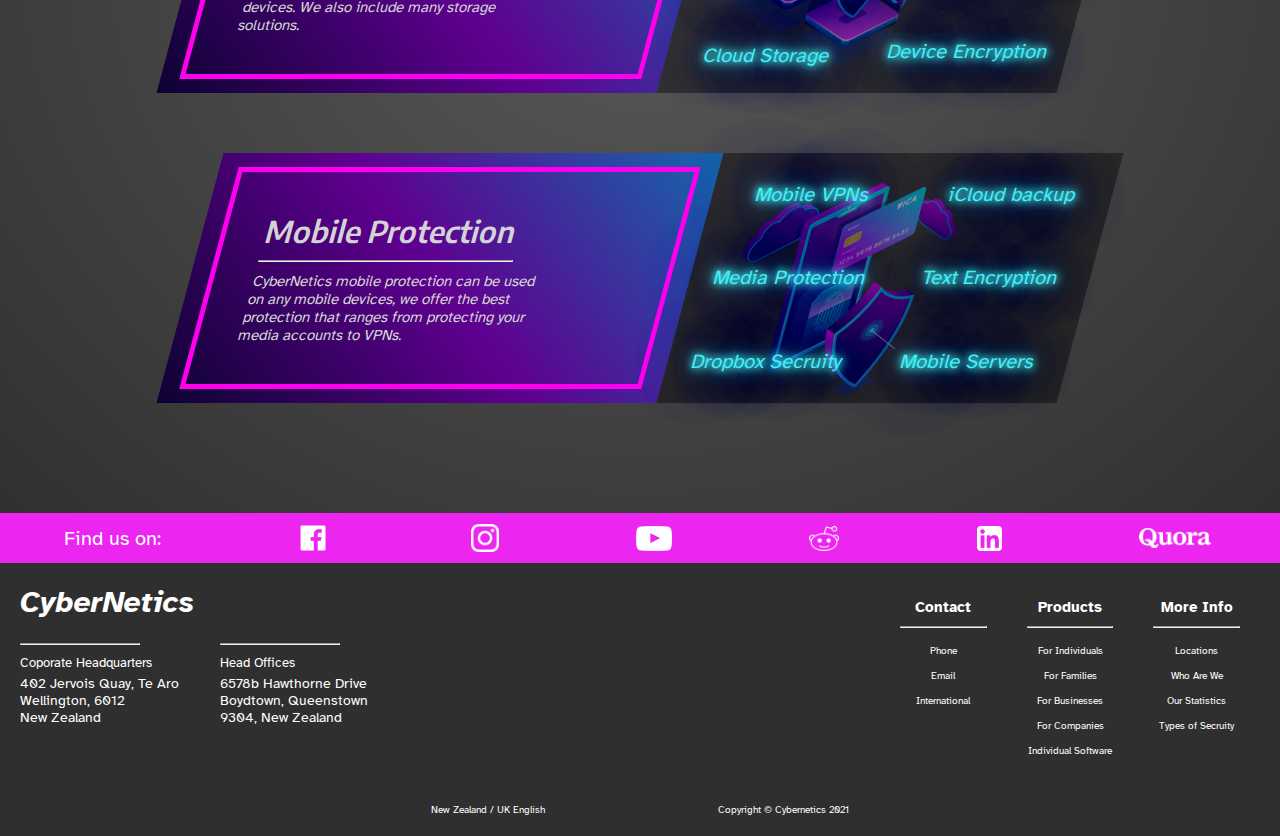
<file: products.html>
<!DOCTYPE html>
<html lang="en">
  <head>
    <meta charset="UTF-8">
    <meta name="viewport" content="width=device-width, initial-scale=1.0">
    <meta http-equiv="X-UA-Compatible" content="ie=edge">
    <link rel="stylesheet" href="style.css">
    <link rel="preconnect" href="https://fonts.googleapis.com">
    <link rel="preconnect" href="https://fonts.gstatic.com" crossorigin>
    <link href="https://fonts.googleapis.com/css2?family=Atkinson+Hyperlegible&display=swap" rel="stylesheet">
    <link href="https://fonts.googleapis.com/css2?family=Atkinson+Hyperlegible:wght@700&display=swap" rel="stylesheet">
    <link rel="preconnect" href="https://fonts.googleapis.com">
<link rel="preconnect" href="https://fonts.gstatic.com" crossorigin>
<link href="https://fonts.googleapis.com/css2?family=Encode+Sans:wght@600;700&display=swap" rel="stylesheet">
    <script src="script.js" ></script>
    <script src="https://ajax.googleapis.com/ajax/libs/jquery/3.5.1/jquery.min.js"></script>
    <title>Products | CyberNetics</title>
    <link rel="icon" href="images/icons8-droid-24.png">
  </head>
  <body>
    <nav>
		<div id="nav-container" class="nav-container">
			<div class="home-link" onclick="location.href='index.html';">CyberNetics</div>
			<div class="nav-right">
				<div id="sign-in-button-outline" class="sign-in-button-outline">
					<a id="sign-in-button" class="sign-in-button" href="https://accounts.google.com/ServiceLogin/signinchooser?service=mail&flowName=GlifWebSignIn&flowEntry=ServiceLogin">SIGN IN</a>
				</div>
				<a id="dropdown-menu" class="dropdown-menu" onclick="showDiv()">☰</a>

				<div id="dropdown" class="nav-tabs-container" style="display: none;">
					<div class="nav-tab" onclick="location.href='products.html';">▶ Products</div>
					<div class="nav-tab" onclick="location.href='contacts.html';">▶ Contact</div>
          <div class="nav-tab" onclick="location.href='index.html#reviews';">▶ Reviews</div>
					<div class="nav-tab" onclick="location.href='products.html#directory';">▶ Directory</div>
				</div>
			</div>
		</div>
	</nav>
  <section>
		<div class="header-container">
			<div class="header-content-container">
				<div class="header-catchphrase">THREATS <span class="header-catchphrase-important">STOPPED</span></div>
				<div class="header-catchphrase">ENDPOINTS <span class="header-catchphrase-important">SECURED</span></div>
				<div class="header-para">Our <span class="header-para-important">Award-Winning</span> software <br>protects over <span class="header-para-important">450,000</span> devices <br>from <span class="header-para-important">Cyber-Attacks</span> each year</div>
				<div class="header-link-container">
					<div class="header-products-link-container" onclick="location.href='products.html#plans-we-offer';">
						<div class="header-products-link">CHECK IT OUT ➜</div>
					</div>
					<div class="header-reviews-link-container" onclick="location.href='index.html#reviews';">
						<div class="header-reviews-link">▷ REVIEWS</div>
					</div>
				</div>
			</div>
		</div>
	</section>

    <section class="why-use-section">
				<h1 class="why-use-header">Why are our products so effective?</h1>
				<div class="why-use-row">
          <div class="why-use-column">
						<h4 class="heading">Why are our products so effective?</h4>
						<p class="why-use-para"><strong>CyberNetic</strong> uses award-winning software, our software is bulletproof. There has been no malware breaches to our software in the past 30 days and no major malware breaches in over 6 months! Our software is indestructable and is easy to use. </p>
						<p class="why-use-para">We use antivirus softare for your online services too, we prevent dodgy website from accessing your information, this protects your business's finances and websites from being accessed. We also use VPN's to keep your IP safe while you are browsing online.</p>
						<p class="why-use-para">Our <strong>products</strong> can save you from any scenario, from minor viruses to large cyber-attacks.</p>
					</div>
					<div class="why-use-column-2">
          <div class="why-use-column-2-outline">
            <div class="why-use-review-header">What do our<br>customers think?</div>
            <hr class="why-use-review-break">
						<div class="why-use-review">
              <div class="why-use-row">
        						<div class="review-image-overlay">
        							<div class="review-info">
        								<h2 class="review-header">Tannin Heeley</h2>
        								<hr class="review-break">
        								<h3 class="review-subheader">Captain Canada Co</h3>
        								<hr class="review-break">
        								<p class="review-text">"The CyberNetics antivirus protection software may come at a premuim but also offers exceptional service"</p>
        							</div>
        						</div>
        				</div>
              <div class="why-use-row">
                <div class="review-image-overlay">
                  <div class="review-info">
                    <h2 class="review-header">Kate Sheppard</h2>
                    <hr class="review-break">
                    <h3 class="review-subheader">Kiwi Legend</h3>
                    <hr class="review-break">
                    <p class="review-text">"Cybernetics premium software helps me keep safe while at work. And at home CyberNetics standard software keeps me and my family safe on social media"</p>
                  </div>
                </div>
              </div>
            </div>
            <div class="why-use-review">
              <div class="why-use-row">
        						<div class="review-image-overlay">
        							<div class="review-info">
        								<h2 class="review-header">Jacinda Ardern</h2>
        								<hr class="review-break">
        								<h3 class="review-subheader">New Zealand PM</h3>
        								<hr class="review-break">
        								<p class="review-text">"CyberNetics plan for companies helps keep the country up and running and safe from dangerous malware attacks."</p>
        							</div>
        						</div>
        				</div>
              <div class="why-use-row">
                <div class="review-image-overlay">
                  <div class="review-info">
                    <h2 class="review-header">Ben Witheford</h2>
                    <hr class="review-break">
                    <h3 class="review-subheader">Shotover Principal</h3>
                    <hr class="review-break">
                    <p class="review-text">"CyberNetics 24/7 support helps keep our school up and running even when our devices fail. (not the offical Ben Witheford)"</p>
                  </div>
                </div>
              </div>
            </div>
					</div>
				</div>
      </div>

				<div class="stats-row">
					<div class="stats-column">
						<div class="stats-box">
							<span class="stats-number">75%</span>
			  			<div class="stats-text"> Our hardware is available in 75% of the world, thats more than any other cyber-protection company in the world.</div>
            </div>
					</div>

					<div class="stats-column">
						<div class="stats-box">
							<span class="stats-number">95%</span>
					  	<div class="stats-text">CyberNetic has 95% positive reviews, this is much better than any other cyber-protection service.</div>
            </div>
					</div>

					<div class="stats-column">
						<div class="stats-box">
							<span class="stats-number">99%</span>
					  	<div class="stats-text">Blocks 99% of cyber-attacks, this is why our custoemrs choose us, we are proven to save their devices.</div>
            </div>
					</div>
				</div>
		</section>

    <section class="products-plans-container" id="plans-we-offer">
      <div class="plan-main-header">The Plans We Offer:</div>
        <div class="plans-item-container">

			<!-- For Individuals Plan -->

        <div class="in-con">
        <div class="plan">For Individuals</div>
        <p class="plan-description">Keep yourself safe while browsing online</p>
  			<hr class="line-type-1">
  			<div class="price">$93.99</div>
        <div class="per-month">per month</div>
  			<hr class="line-type-1">
  			<div>
  				<div class="white-text">Standard Hardware</div>
  			</div>
  			<div>
  				<div class="white-text">Free Tech Support</div>
  			</div>
  			<div>
  				<div class="grey-text">Premium Hardware</div>
  			</div>
  			<div>
  				<div class="grey-text">Weekly Hardware Updates</div>
  			</div>
  			<div>
  				<div class="grey-text">Free Mobile Protection</div>
  			</div>
  			<div>
  				<div class="grey-text">Server Backup</div>
  			</div>
  			<div>
  				<div class="grey-text">Device Encryption</div>
  			</div>
        <div>
  				<div class="white-text">For up to 3 devices</div>
  			</div>
  			<div class="purchase-button-wrapper">
  				<div class="purchase-button">Purchase this Plan</div>
  			</div>
        </div>

  			<!-- For Family Plan -->

  		  <div class="in-con">
              <div class="plan">For Families</div>
              <p class="plan-description">Keep your family safe and secure online</p>
  			<hr class="line-type-1">
  			<div class="price">$179.99</div>
        <div class="per-month">per month</div>
  			<hr class="line-type-1">
  			<div>
  				<div class="white-text">Standard Hardware</div>
  			</div>
  			<div>
  				<div class="white-text">Free Tech Support</div>
  			</div>
  			<div>
  				<div class="grey-text">Premium Hardware</div>
  			</div>
  			<div>
  				<div class="grey-text">Weekly Hardware Updates</div>
  			</div>
  			<div>
  				<div class="white-text">Free Mobile Protection</div>
  			</div>
  			<div>
  				<div class="grey-text">Server Backup</div>
  			</div>
  			<div>
  				<div class="grey-text">Device Encryption</div>
  			</div>
        <div>
  				<div class="white-text">For up to 20 Devices</div>
  			</div>
  			<div class="purchase-button-wrapper">
  			<div class="purchase-button">Purchase this Plan</div>
  			</div>
            </div>

  			<!-- For Business Plan -->

  		  <div class="in-con">
              <div class="plan">For Businesses</div>
              <p class="plan-description">Keeps your business protected from cyber-attacks</p>
  			<hr class="line-type-1">
  			<div class="price">$1250.99</div>
        <div class="per-month">per month</div>
  			<hr class="line-type-1">
  			<div>
  				<div class="white-text">Standard Hardware</div>
  			</div>
  			<div>
  				<div class="white-text">Free Tech Support</div>
  			</div>
  			<div>
  				<div class="white-text">Premium Hardware</div>
  			</div>
  			<div>
  				<div class="white-text">Weekly Hardware Updates</div>
  			</div>
  			<div>
  				<div class="white-text">Free Mobile Protection</div>
  			</div>
  			<div>
  				<div class="grey-text">Server Backup</div>
  			</div>
  			<div>
  				<div class="grey-text">Device Encryption</div>
  			</div>
        <div>
  				<div class="white-text">For up to 500 devices</div>
  			</div>
  			<div class="purchase-button-wrapper">
  			<div class="purchase-button">Purchase this Plan</div>
  			</div>
            </div>

  			<!-- For Corporation Plan -->

  		  <div class="in-con">
              <div class="plan">For Companies</div>
              <p class="plan-description">The total package to keep you company fully secure</p>
  			<hr class="line-type-1">
  			<div class="price">$5569.99</div>
        <div class="per-month">per month</div>
  			<hr class="line-type-1">
  			<div>
  				<div class="white-text">Standard Hardware</div>
  			</div>
  			<div>
  				<div class="white-text">Free Tech Support</div>
  			</div>
  			<div>
  				<div class="white-text">Premium Hardware</div>
  			</div>
  			<div>
  				<div class="white-text">Weekly Hardware Updates</div>
  			</div>
  			<div>
  				<div class="white-text">Free Mobile Protection</div>
  			</div>
  			<div>
  				<div class="white-text">Server Backup</div>
  			</div>
  			<div>
  				<div class="white-text">Device Encryption</div>
  			</div>
        <div>
  				<div class="white-text">For more than 500 devices</div>
  			</div>
  			<div class="purchase-button-wrapper">
  			<div class="purchase-button">Purchase this Plan</div>
  			</div>
      </div>
    </div>
  </section>


  <section>
    <div class="software-types-container" id="software-types">
      <div class="hardware-main-header">Why is our hardware so effective?</div>
      <div class="software-container-wrapper">
        <div class="software-container">
          <div class="st-column-1">
            <div class="st-para-outline">
              <div class="st-para">
                <div class="st-header">Standard Hardware</div>
                <hr class="st-line">
                <div class="st-description">
            CyberNetics standard hardware protects you or your family from day to day cyber attacks and scams. We also include free VPNs for browsing online.
                </div>
              </div>
            </div>
          </div>
          <div class="st-column-2" id="standard">
            <div class="st-features-column">
              <div class="st-features">Free VPNs</div>
              <div class="st-features">Email Protection</div>
              <div class="st-features">Cloud Storage</div>
            </div>
            <div class="st-features-column">
              <div class="st-features">Data Backup</div>
              <div class="st-features">Auto-Updates</div>
              <div class="st-features">Data Transfer</div>
            </div>
          </div>
        </div>
      </div>
      <div class="software-container-wrapper">
        <div class="software-container">
          <div class="st-column-1">
            <div class="st-para-outline">
              <div class="st-para">
                <div class="st-header">Premium Hardware</div>
                <hr class="st-line">
                <div class="st-description">
                CyberNetics premium hardware is ideal for large businesses that need to protect many devices. We also include many storage solutions.
                </div>
              </div>
            </div>
          </div>
          <div class="st-column-2" id="premium">
            <div class="st-features-column">
              <div class="st-features">Free Worldwide VPN's</div>
              <div class="st-features">Email Protection</div>
              <div class="st-features">Cloud Storage</div>
            </div>
            <div class="st-features-column">
              <div class="st-features">Server Storage</div>
              <div class="st-features">Backend Secruity</div>
              <div class="st-features">Device Encryption</div>
            </div>
          </div>
        </div>
      </div>
      <div class="software-container-wrapper">
        <div class="software-container">
          <div class="st-column-1">
            <div class="st-para-outline">
            <div class="st-para">
              <div class="st-header">Mobile Protection</div>
              <hr class="st-line">
              <div class="st-description">
CyberNetics mobile protection can be used on any mobile devices, we offer the best protection that ranges from protecting your media accounts to VPNs.              </div>
            </div>
          </div>
        </div>
          <div class="st-column-2" id="mobile">
            <div class="st-features-column">
              <div class="st-features">Mobile VPNs</div>
              <div class="st-features">Media Protection</div>
              <div class="st-features">Dropbox Secruity</div>
            </div>
            <div class="st-features-column">
              <div class="st-features">iCloud backup</div>
              <div class="st-features">Text Encryption</div>
              <div class="st-features">Mobile Servers</div>
            </div>
          </div>
        </div>
      </div>
    </div>
  </section>

  <footer>
  	<div class="find-us-section">
  		<div>Find us on:</div>
  		<div>
  			<a href="https://www.youtube.com/watch?v=dQw4w9WgXcQ">
  			<img border="0" alt="FaceBook Link" src="images/fb-logo.png" height="40">
  			</a>
  		</div>
  		<div>
  			<a href="https://www.youtube.com/watch?v=dQw4w9WgXcQ">
  			<img border="0" alt="Instagram Link" src="images/ig-logo.png" height="28">
  			</a>
  		</div>
  		<div>
  			<a href="https://www.youtube.com/watch?v=dQw4w9WgXcQ">
  			<img border="0" alt="YouTube Link" src="images/yt-logo.png" height="25">
  			</a>
  		</div>
  		<div>
  			<a href="https://www.youtube.com/watch?v=dQw4w9WgXcQ">
  			<img border="0" alt="Reddit Link" src="images/rd-logo.png" height="25">
  			</a>
  		</div>
  		<div>
  			<a href="https://www.youtube.com/watch?v=dQw4w9WgXcQ">
  			<img border="0" alt="Linkedin Link" src="images/ld-logo.png" height="25">
  			</a>
  		</div>
  		<div>
  			<a href="https://www.youtube.com/watch?v=dQw4w9WgXcQ">
  			<img border="0" alt="Quora Link" src="images/qr-logo.png" height="20">
  			</a>
  		</div>
  	</div>
    <div class="footer-container">
      <div class="footer-left">
  			<div class="footer-left-container">
  				<div class="info-column">
  					<div class="info-name" onclick="location.href='index.html';">CyberNetics</div>
  					<hr class="info-break">
  					<div class="info-title">Coporate Headquarters</div>
  					<div class="info-location" onclick="location.href='https://www.google.com/maps/place/Jervois+Quay,+Wellington+Central,+Wellington+6011/@-41.2870585,174.7760722,17z/data=!3m1!4b1!4m5!3m4!1s0x6d38afd3f81a833d:0x6f9b6f1d2afe3a05!8m2!3d-41.2870585!4d174.7782609';">402 Jervois Quay, Te Aro <br> Wellington, 6012 <br> New Zealand</div>
  				</div>
  				<div class="info-column" id="info-column-mobile">
  					<div class="info-name"></div>
  					<hr class="info-break">
  					<div class="info-title">Head Offices</div>
  					<div class="info-location" onclick="location.href='https://www.google.com/maps/place/Boydtown+Way,+Queenstown+9300/@-45.0263792,168.6583733,17z/data=!4m5!3m4!1s0xa9d51d77f05bc0fb:0x2bb93bc257b91890!8m2!3d-45.0252494!4d168.6569035';">6578b Hawthorne Drive<br>Boydtown, Queenstown <br>9304, New Zealand</div>
  				</div>
  				<div class="map-column">
  					<div></div>
  					<div></div>
  				</div>
  			</div>
  		</div>
          <div class="footer-middle"></div>
  		<div id="directory" class="footer-right">
  			<div class="footer-nav">
  				<div class="footer-nav-column">
  					<div class="footer-nav-header" onclick="location.href='contacts.html';">Contact</div>
  					<hr class="footer-nav-break">
  					<div class="footer-nav-items" onclick="location.href='contacts.html#contact';">
  						<div>Phone</div>
  						<div>Email</div>
  						<div>International</div>
  					</div>
  				</div>
  				<div class="footer-nav-column">
  					<div class="footer-nav-header" onclick="location.href='products.html';">Products</div>
  					<hr class="footer-nav-break">
  					<div class="footer-nav-items" onclick="location.href='products.html#plans-we-offer';">
  						<div>For Individuals</div>
  						<div>For Families</div>
  						<div>For Businesses</div>
  						<div>For Companies</div>
  						<div>Individual Software</div>
  					</div>
  				</div>
  				<div class="footer-nav-column">
  					<div class="footer-nav-header">More Info</div>
  					<hr class="footer-nav-break">
  					<div class="footer-nav-items">
  						<div>Locations</div>
  						<div onclick="location.href='index.html#who-are-we';">Who Are We</div>
  						<div onclick="location.href='index.html#stats;">Our Statistics</div>
  						<div onclick="location.href='products.html#software-types';">Types of Secruity</div>
  					</div>
  				</div>
  			</div>
  		</div>
      </div>
  	  <div class="footer-tags">
  		<div></div>
  		<div></div>
  	  	<div>New Zealand / UK English</div>
  		<div>Copyright © Cybernetics 2021</div>
  		<div></div>
  		<div></div>
  	  </div>
    </footer>
  </body>
</html>
</file>
<file: style.css>
* {
  outline: 0;
  padding: 0;
  margin: 0;
  font-family: 'Atkinson Hyperlegible', sans-serif;
  box-sizing: border-box;
}


/* Nav and Header sections */

.nav-container {
	width: 100%;
	display: flex;
	flex-direction: row;
	justify-content: space-between;
	height: 50px;
	position: fixed;
	top: 0;
	transition: all 0.5s;
	z-index: 999;
}

#nav-container {
	background: transparent;
	color: white;
}

.home-link {
	text-align: center;
	padding: 10px;
	font-size: 32px;
	display: flex;
	align-items: center;
	font-style: italic;
	font-weight: bold;
}

.home-link:hover {
  transform: scale(1.05);
  cursor: pointer;
}

.nav-right {
	width: 200px;
	display: flex;
	flex-direction: row;
	justify-content: space-around;
}

.sign-in-button-outline {
	display: flex;
	align-items: center;
	border: 2px solid white;
	border-radius: 5px;
	margin: 8px 0px;
}

.sign-in-button-outline:hover {
  transform: scale(1.05);
  cursor: pointer;
}

#sign-in-button-outline {
	border: 2px solid white;
}

.sign-in-button {
	padding: 0px 20px;
	text-decoration: none;
	font-size: 12px;
	font-weight: 400;
	font-family: 'Encode Sans', sans-serif;
}

#sign-in-button {
	color: white;
}

.dropdown-menu {
	display: flex;
	align-items: center;
	font-size: 40px;
}

.dropdown-menu:hover {
  transform: scale(1.05);
  cursor: pointer;
}

.nav-tabs-container {
  margin-top: 50px;
  padding-top: 50px;
  display: flex;
  flex-wrap: wrap;
  flex-direction: column;
  width: 200px;
  height: 600px;
  position: fixed;
  clip-path: polygon(0 0, 100% 0, 100% 100%, 0 80%);
  padding-left: 20px;
  transition: all 0.5s;
	z-index: 999;
}

#dropdown {
  background: transparent;
  transition: all 0.5s;
}

.nav-tab {
  width: 200px;
  height: 60px;
  background-color: #Db00B6;
  transform: skew(10deg) rotate(10deg);
  color: white;
  font-family: 'Encode Sans', sans-serif;
  font-size: 18px;
  font-weight: 600;
  display: flex;
  align-items: center;
  justify-content: center;
  margin: 20px 0px;
  outline: solid 2px #5f0090;
  outline-offset: -2px;
}

.nav-tab:hover {
  transform: scale(1.05);
  transform: skew(5deg) rotate(5deg);
  transition-duration: 0.5s;
  cursor: pointer;
}

.header-container {
	background-image: url(images/main-header-image.jpg);
	background-repeat: no-repeat;
 	background-size: 100% auto;
	width: 100%;
	height: 750px;
	color: white;
}

.header-content-container {
	display: flex;
	flex-direction: column;
	justify-content: left;
	padding-left: 8%;
	padding-top: 15%;
}

.header-catchphrase {
	font-size: 40px;
	font-family: 'Encode Sans', sans-serif;
	font-weight: 300;
}

.header-catchphrase-important {
	font-weight: 600;
	font-family: 'Encode Sans', sans-serif;
	color:#Db00B6;
	text-shadow:
      0 0 4px #ff00e7,
      0 0 19px #ff00e7,
      0 0 80px #ff00e7,
      0 0 150px #ff00e7;
}

.header-para {
	margin-top: 30px;
	font-size: 20px;
	line-height: 30px;
	font-weight: 400;
}

.header-para-important {
	font-weight: 600;
	color: #ff00d4a8;
	padding: 5px;
}

.header-link-container {
	display: flex;
	flex-direction: row;
	justify-content: space-around;
	margin-top: 40px;
	margin-left: -17.5px;
	width: 325px;

}

.header-products-link-container {
	transform: skew(-15deg);
	background-color: rgb(255, 153, 0);
	clip-path: polygon(0% 0%, 100% 0%, 100% 100%, 8% 100%);
}

.header-products-link {
	font-size: 15px;
	font-weight: bold;
	padding: 15px;
	padding-left: 20px;
}

.header-products-link-container:hover {
  cursor: pointer;
  transform: skew(-15deg) scale(1.05);
}

.header-reviews-link-container {
	transform: skew(-15deg);
	outline: 3px solid white;
	outline-offset: -3px;
}

.header-reviews-link {
	font-size: 15px;
	padding: 15px;
	font-weight: 300;
}

.header-reviews-link-container:hover {
  cursor: pointer;
  transform: skew(-15deg) scale(1.05);
}

@media only screen and (max-width: 800px) {
  .header-container {
	  background: black;
	  height: 600px;

  }

  .header-content-container {
	  padding-top: 100px;
  }

  .header-catchphrase {
	  font-size: 25px;
  }
  .header-para {
	  font-size: 15px;
  }

  .header-products-link, .header-reviews-link {
	  font-size: 10px;
	  padding: 8px;
  }

  .sign-in-button-outline {
	  display: none;
  }

  .header-link-container {
	  width: 200px;
	  margin-top: 20px;
	  margin-left: -8px;
  }



}



.sales-section {
  background: radial-gradient(#595959, #303030);
  padding-top: 1%;
  padding-bottom: 2%;

}

.sales-container {
  display: flex;
  flex-direction: row;
  flex-wrap: wrap;
  justify-content: space-around;
  align-content: flex-start;
  align-items: flex-start;
  width: 100%;
  height: 200%;
  margin: 0 auto;
  margin-top: 5%;
}

.sales-1, .sales-2, .sales-3 {
  clip-path: polygon(0% 0%, 95% 0%, 100% 5%, 100% 100%, 5% 100%, 0 95%);
  height: 500px;
  width: 300px;
  background-color: darkgrey;
  padding-bottom: 5%;
  background: linear-gradient(45deg,#0d0232 0%,#5f0090 50%,#1467ab 100%);
  box-shadow: 5px 10px #888888;
  position: relative;
  box-shadow: 20px 25px 50px -25px #000;
  order: 0;
  flex: 0 1 auto;
  align-self: auto;
  margin: 25px;
}

.sales-1:hover, .sales-2:hover, .sales-3:hover {
  margin-top: -2%;
}

.sales-1, .sales-3 {
  background: linear-gradient(45deg,#0d0232 0%,#5f0090 50%,#1467ab 100%);
  color: white;
}

.sales-2 {
  background: linear-gradient(45deg,#ff124f 0%,#ff00a0 50%,#fe75fe 100%);
}


.sales-image {
  width: 100%;
  filter: drop-shadow(0 0 30px #333);
}

.sales-content {
  background-color: transparent;
  border: 2px solid #97DFFC;
  margin-top: 00%;
  width: 80%;
  margin: auto;
  padding: 2%;
  display: flex;
  flex-direction: column;
  align-items: center;
}

.sales-header {
  margin-top: 0%;
  font-size: 25px;
  text-align: center;
  font-style: italic;
  font-family: 'Encode Sans', sans-serif;
}

.sales-paragraph {
  font-size: 10px;
  font-weight: 600;
  margin: 5%;
  text-align: center;
  color: lightgray;
}

.sales-button {
  background-size: 200% 200%;
  background-repeat: no-repeat;
  background-color: rgb(255, 153, 0);
  border: 0;
  padding: 5px;
  clip-path: polygon(0% 0%, 95% 0%, 100% 5%, 100% 100%, 5% 100%, 0 95%);
  border: solid 1px white;
  font-weight: 600;
  font-style: italic;
}


.who-are-we-section {
  padding: 40px 0 100px;
  position: relative;
}

.who-are-we-container {
  max-width: 100%;
  padding-right: 15px;
  padding-left: 15px;
  margin-right: auto;
  margin-left: auto;
}

.who-are-we-header {
  font-size: 50px;
  text-align: center;
  font-weight: 700;
  background: rgba(247, 37, 133);
  padding: 10px 0;
  font-family: 'Encode Sans', sans-serif;
}

.who-are-we-row {
  padding-top: 80px;
  display: flex;
  flex-direction: row;
  flex-wrap: wrap;
  color: black;

}

.who-are-we-column {
  width: 50%;
  padding-right: 15px;
  padding-left: 100px;
}

@media only screen and (max-width: 800px) {
  .who-are-we-row {
    flex-direction: column;
    align-items: center;
  }

  .who-are-we-column {
    width: 80%;
    text-align: center;
    padding: 0;
  }

  .stats-row {
    flex-wrap: wrap;
  }

  .stats-column {
    margin-top: 20px;
  }
}

.who-are-we-image {
  position: relative;
  width: 300px;

}

.who-are-we-para {
  font-size: 18px;
  padding-top: 20px;
  padding-bottom: 10px;
}

.stats-row {
  padding-top: 80px;
  display: flex;
  flex-direction: row;
  padding: 80px 40px 20px 40px;

}

.stats-column {
  width: 100%;
  padding-right: 15px;
  padding-left: 15px;
}

.stats-box {
  text-align: center;
}

.stats-number {
  font-size: 25px;
  font-weight: 600;
}

.stats-text {
  font-size: 15px;
}

.middle-image-break {
  margin-top: 20px;
  background-image: url(images/man-with-vr-1.jpg);
  height: 175px;
  margin-right: 10px;
  width: 100%;
  background-position: center;
  background-size: cover;
  background-repeat: no-repeat;
  background-attachment: fixed;
}

.middle-ad {
  height: 175px;
  display: flex;
  flex-direction: row;
  flex-wrap: wrap;
  justify-content: space-around;
  align-content: center;
  align-items: center;
}

.middle-ad h1 {
  text-align: center;
}



.middle-ad-text-left {
  /*
  text-shadow:
    0 0 7px #fff,
    0 0 10px #fff,
    0 0 21px #fff,
    0 0 42px #3A0CA3,
    0 0 82px #3A0CA3,
    0 0 92px #3A0CA3,
    0 0 102px #3A0CA3,
    0 0 151px #3A0CA3;
  */
  font-size: 30px;
  color: #fff;
  flex: 0 1 auto;
  align-self: auto;

}

.middle-ad-text-right {
  animation: flicker-1 1.5s infinite alternate;
  color: #fff;
  flex: 0 1 auto;
  align-self: auto;
}
/*
@keyframes flicker-1 {

  0%, 22%, 53%, 100% {

      text-shadow:
      0 0 4px #fff,
      0 0 19px #fff,
      0 0 80px #ff00e7,
      0 0 150px #ff00e7;

  }

  20%, 24%, 55% {
      text-shadow: none;
  }
}
*/

.large-italic {
  font-style: italic;
  font-size: 50px;
}

.large-bold {
  font-size: 80px;
  font-weight: bolder;
}

.link {
  text-decoration: none;
  color: inherit;
  transition: transform .2s;
}

.link:hover {
  transform: scale(1.2);
  color: rgba(114, 9, 183, 0.6);
  cursor: pointer;
}

.mobile-protection {
  background-image: url(images/malware-warning-phone.png);
  width: 100%;
  height: 300px;
  background-size: cover;
  background-position: center;
  background-repeat: repeat;
  margin-bottom: 80px;
}

.mobile-protection-overlay {
  width: 100%;
  height: 300px;
  background: linear-gradient(0deg, rgba(0,0,0,1) 0%, rgba(255,255,255,0) 15%, rgba(255,255,255,0) 85%, rgba(0,0,0,1) 100%);
}

.our-com-container-header {
  font-family: 'Encode Sans', sans-serif;
}

.our-com-header {
  text-align: center;
  font-size: 30px;
}

.our-com-container {
  display: flex;
  flex-direction: row;
  flex-wrap: wrap;
  width: 100%;
  height: 300px;
  justify-content: space-around;
  text-align: center;
}

.our-com-column {
  width: 200px;
}

/* Plans Section*/

.line-type-1 {
	width: 100%;
	margin: 5px auto;
	border-color: black;
	background-color: black;
}



.plans-item-container {
	display: flex;
  flex-direction: row;
  flex-wrap: wrap;
  justify-content: space-around;
  align-content: flex-start;
  align-items: center;
}

.in-con {
	order: 0;
  flex: 0 1 auto;
  align-self: auto;
	margin: 20px;
	padding: 30px;
	text-align: center;
	background: linear-gradient(45deg,#0d0232 0%,#5f0090 50%,#1467ab 100%);
	color: white;
	box-shadow: 0 0 15px rgba(0, 0, 0, 0.75);
	transform: scale(1);
	transition: transform 1s;
	width: 275px;
	height: 540px;
}



.in-con:hover {
	transform: scale(1.05);
	transition: transform 1s;
}

.plan {
  /*
	text-shadow:
		0 0 7px #e942f5,
		0 0 10px #e942f5,
		0 0 21px #e942f5,
		0 0 42px #3A0CA3,
		0 0 82px #3A0CA3,
		0 0 92px #3A0CA3,
		0 0 102px #3A0CA3,
		0 0 151px #3A0CA3;
    */
 	font-size: 30px;
 	color: #e942f5;
	margin-bottom: 5%;
	font-weight: 800;
}

.plan-description {
	font-style: italic;
	font-size: 15px;
}

.price {
  /*
	text-shadow:
		0 0 7px #42eff5,
		0 0 10px #42eff5,
		0 0 21px #42eff5,
		0 0 42px #3A0CA3,
		0 0 82px #3A0CA3,
		0 0 92px #3A0CA3,
		0 0 102px #3A0CA3,
		0 0 151px #3A0CA3;
    */
 	font-size: 28px;
 	color: #42eff5;
}

.price:hover {
	animation: flicker 1.5s alternate;
}
/*
@keyframes flicker {

  0%, 22%, 53%, 100% {

      text-shadow:
      0 0 4px #fff,
      0 0 19px #fff,
      0 0 80px #ff00e7,
      0 0 150px #ff00e7;

  }

  20%, 24%, 55% {
      text-shadow: none;
  }
}
*/

.per-month {
  /*
  text-shadow:
		0 0 7px #42eff5,
		0 0 10px #42eff5,
		0 0 21px #42eff5,
		0 0 42px #3A0CA3,
		0 0 82px #3A0CA3,
		0 0 92px #3A0CA3,
		0 0 102px #3A0CA3,
		0 0 151px #3A0CA3;
    */
 	font-size: 12px;
 	color: #42eff5;
  font-style: italic;
}

.grey-text {
	color: rgba(122, 122, 122, 0.9);
	padding: 4% 0;
	font-size: 15px;
}

.white-text {
	color: white;
	padding: 4% 0;
	font-size: 15px;
	font-weight: bolder;
	text-shadow: 0px 0px 10px rgb(255, 1, 234);
}

.purchase-button-wrapper {
	filter: drop-shadow(-3px 6px 3px rgba(255, 153, 0, 0.5));
}

.purchase-button {
	font-size: 15px;
  font-weight: bold;
	padding: 5%;
	margin: 5% auto;
	background: radial-gradient(rgb(255, 94, 0), rgb(255, 153, 0));
  clip-path: polygon(0% 0%, 90% 0%, 100% 30%, 100% 100%, 10% 100%, 0 70%);
	color: whitesmoke;
}

.purchase-button:hover {
	transform: scale(1.1);
	color: white;
	animation: flicker 1.5s alternate;
}

/* Our Community Section*/

.our-com-container-header {
  color: white;
  text-align: center;
  font-size: 40px;
  font-weight: bolder;
  padding: 15px 0;
  font-family: 'Encode Sans', sans-serif;
  background: linear-gradient(45deg,rgba(13, 2, 50, 1) 0%,rgba(95, 0, 144, 1) 50%,rgba(20, 103, 171, 1) 100%);
}

.our-com-container {
  display: flex;
  flex-direction: row;
  flex-wrap: wrap;
  width: 100%;
  height: auto;
  justify-content: space-around;
  background: radial-gradient(#595959, #303030);
}

.our-com-column {
  width: 200px;
  clip-path: polygon(0 0, 100% 0, 100% 90%, 90% 100%, 0 100%);
  margin: 40px 0;
}

.th-image {
	background-image: url(images/image-placeholder.jpg);
	width: 200px;
	height: 300px;
	display: flex;
  background-size: auto;
  background-repeat: no-repeat;
}

#review-1 {
  background-image: url(images/image-placeholder.jpg);
}

#review-2 {
  background-image: url(images/review-2.jpg);
}

#review-3 {
  background-image: url(images/review-3.jpeg);
}

#review-4 {
  background-image: url(images/review-4.jpeg);
}

#review-5 {
  background-image: url(images/review-5.png);
}

.our-com-info {
	padding-top: 60px;
}

.our-com-image-overlay {
	background: linear-gradient(45deg,rgba(13, 2, 50, 0.6) 0%,rgba(95, 0, 144, 0.6) 30%,rgba(20, 103, 171, 0.6) 100%);
	width: 200px;
	height: 300px;
	color: white;
  padding-bottom: 100px;
}

.our-com-image-overlay:hover {
	background: rgba(13, 2, 50, 0)
}

.our-com-header {
	font-size: 25px;
	text-align: center;
}

.our-com-subheader {
	padding-top: 10px;
	text-align: center;
	font-size: 12.5px;
	color: lightgray;
	font-weight: lighter;
}

.our-com-break {
	width: 75%;
	height: 0.5px;
	background-color: white;
	margin: 0 auto;
	margin-top: 10px;
}

.our-com-text {
	text-align: left;
	padding: 10px;
	font-size: 12.5px;
	color: lightgray;
	padding-left: 20px;
	font-weight: bold;
	font-style: italic;
}



/* Footer Section */


.find-us-section {
	width: 100%;
	display: flex;
	flex-direction: row;
	justify-content: space-around;
	flex-wrap: wrap;
	align-items: center;
	color: white;
	background: rgba(237,37,240,1);
	font-size: 20px;
}

.find-us-section div a {
  display: flex;
  justify-content: center;
  align-items: center;
  padding: 5px;
}

.footer-container {
  display:flex;
  width: 100%;
  flex-direction: row;
  justify-content: space-between;
  flex-wrap: wrap;
  background-color: rgba(47,47,47,1);
}


.footer-left, .footer-right  {
  background:rgba(47,47,47,1);
  color:#fff;
  text-align: center;
  padding: 20px;
}
.footer-left {
	width: 450px;
}

.footer-middle{
  background-color: rgba(47,47,47,1);
}

.footer-left-container {
	width: 200px;
	height: 200px;
	display: flex;
	flex-wrap: wrap;
	flex-direction: column;
}



.info-column {
	display: flex;
	width: 200px;
	flex-direction: column;
	flex-wrap: wrap;
	height: 200px;
	text-align: left;
}

.info-location:hover {
  cursor: pointer;
}

.info-name {
	height: 50px;
	width: 80%;
	font-weight: bolder;
	font-size: 30px;
	font-style: italic;
}

.info-break {
	width: 60%;
	height: 0.5px;
	background-color: white;
	margin: 10px 0;
}

.info-title {
	height: 20px;
	width: 80%;
	font-size: 12.5px;
}

.info-location {
	height: 70px;
	width: 80%;
	font-size: 14px;
}

.footer-nav {
	display: flex;
	flex-direction: row;
	width: 410px;
	margin-top: 15px;
	padding-left: 30px;
}

.footer-nav-column {
	width: 100px;
	margin: 0 20px;
}

.footer-nav-header {
	font-size: 15px;
	font-weight: bold;
  cursor: pointer;
}

.footer-nav-items {
	line-height: 25px;
	font-size: 10px;
}

.footer-nav-items:hover {
	cursor: pointer;
}

.footer-nav-break {
	width: 100%;
	height: 0.5px;
	background-color: white;
	margin: 10px 0;
}

.footer-tags {
	display: flex;
	flex-direction: row;
	flex-wrap: wrap;
	justify-content: space-around;
	font-size: 10px;
	color: white;
	background-color: rgba(47,47,47,1);
	padding-bottom: 20px;
}

@media only screen and (max-width: 800px)  {
  .footer-container {
    flex-direction: column;
    align-items: center;
  }

  .footer-nav {
    padding: 30px 0;
  }
}

@media only screen and (max-width: 600px)  {
  .footer-left {
    width: 320px;
    margin-left: -30px;
    align-items: center;
    text-align: center;
  }

  .in-con {
    height: auto;;
  }

  .footer-nav {
    width: 300px;
    flex-direction: column;
    align-items: center;
    margin-top: 0;
    padding-top: 0;
  }

  .footer-nav-column {
    margin-top: 30px;
  }

  .footer-left-container {
    flex-direction: row;
    height: auto;
  }

  #info-column-mobile {
    margin-top: -80px;
    margin-bottom: 0;
  }
}


/* CONTACT PAGE CSS */



/* How to contact us section */

.how-contact-section {
  padding: 40px 0 100px;
  position: relative;
}

.how-contact-header {
  font-size: 50px;
  text-align: center;
  font-weight: 700;
  padding: 10px 0;
  font-family: 'Encode Sans', sans-serif;
}

.how-contact-break {
  width: 60%;
  height: 3.5px;
  background-color: black;
  margin: 0 auto;
  margin-top: 35px;
}

.how-contact-row {
  padding-top: 10px;
  display: flex;
  flex-direction: row;
  flex-wrap: wrap;
  color: black;
  width: 100%;
  padding-bottom: 75px;

}

.how-contact-column {
  width: 90%;
  padding-right: 15px;
  padding-left: 100px;
  text-align: center;
}

.how-contact-para {
  font-size: 18px;
  padding-top: 20px;
  padding-bottom: 10px;
}

.how-contact-stats-row {
  padding-top: 80px;
  display: flex;
  flex-direction: row;
  flex-wrap: wrap;
  justify-content: space-around;
  padding: 40px;
  background: linear-gradient(45deg,#ff124f 0%,#ff00a0 50%,#fe75fe 100%);
  outline: solid 4px #5f0090;
  outline-offset: -15px;
}

@media only screen and (max-width: 800px) {
  .middle-ad-text-right {
    display: none;
  }
}



.how-contact-stats-column {
  width: 100%;
  padding: 10px 15px;
}

.how-contact-stats-box {
  text-align: center;
}

.how-contact-link {
  font-size: 20px;
  font-weight: 500;
  text-decoration: none;
}

.how-contact-number {
  font-size: 20px;
  font-weight: 500;
  padding: 20px;
}

.how-contact-stats-text {
  font-size: 15px;
}

.ad-footer-connecter {
  width: 100%;
  height: 20px;
  margin-top: -12px;
  background: linear-gradient(0deg, rgba(237,37,240,1) 40%, transparent 90%);
}







.contact-container {
  width: 100%;
  padding: 20px;
  display: flex;
  justify-content: center;
}

.form-row {
  display: flex;
  flex-direction: row;
}

.form-column {
  display: flex;
  flex-direction: column;
  padding: 1%;
}

.form-break {
  height: 4px;
  border-width: 500px;
  color: gray;
  background-color: rgba(247, 37, 133);
}

.form-input {
  display: block;
  width: 100%;
  height: calc(1.5em + 0.75rem + 2px);
  padding: 0.375rem 0.75rem;
  font-size: 1rem;
  font-weight: 400;
  line-height: 1.5;
  color: #495057;
  background-color: #fff;
  background-clip: padding-box;
  border: 1px solid #ced4da;
  border-radius: 0.25rem;
  transition: border-color 0.15s ease-in-out, box-shadow 0.15s ease-in-out;
}


/* THIRD PAGE */


.products-why-use {
  width: 100%;
  height: 600px;
  display: flex;
  flex-direction: row;
  flex-wrap: wrap;
}

/* Why use section */

.why-use-section {
  padding: 40px 0 100px;
  position: relative;
}

.why-use-container {
  max-width: 100%;
  padding-right: 15px;
  padding-left: 15px;
  margin-right: auto;
  margin-left: auto;
}

.why-use-header {
  font-size: 50px;
  text-align: center;
  font-weight: 700;
  padding: 10px 0;
  margin-bottom: 30px;
  font-family: 'Encode Sans', sans-serif;
}

.why-use-row {
  display: flex;
  flex-direction:row;
  flex-wrap: wrap;
  color: black;
  justify-content: space-around;
}

.why-use-column {
  width: 400px;
  margin-left: 30px;
  display: flex;
  flex-direction: column;
}

.why-use-column-2 {
  margin-top: 10px;
  margin-left: 30px;
  margin-right: 15px;
  display: flex;
  flex-direction: row;
  background: linear-gradient(45deg, rgba(100,2,122,1) 33%, rgba(0,4,97,1) 78%);
}

.why-use-column-2-outline {
  border: 5px solid #ff00ee;
  display: flex;
  flex-direction: column;
  padding: 15px;
  margin: 15px;
  box-shadow: 0px 0px 10px 2px #0ff;
}

.why-use-review-header {
  padding: 20px;
  font-size: 30px;
  color: white;
  font-style: italic;
  font-weight: lighter;
  font-family: 'Encode Sans', sans-serif;
}

.why-use-review-break {
  border: 2px solid #ff00ee;
  width: 90%;
  margin: 0 auto;
  margin-bottom: 15px;
}

.why-use-review {
  display: flex;
  flex-direction: row;
}

.why-use-para {
  font-size: 18px;
  padding-top: 20px;
  padding-bottom: 10px;
}

.review-info {
	padding-top: 10px;
}

.review-image-overlay {
	width: 200px;
	height: 200px;
	color: white;
}

@media only screen and (max-width: 600px) {
  .why-use-column-2 {
    margin-left: 0;
    margin-right: 0;
    flex-wrap: wrap;
  }

  .why-use-review {
    flex-direction: column;
  }
}

.review-image-overlay:hover {
	background: rgba(13, 2, 50, 0)
}

.review-header {
	font-size: 25px;
	text-align: center;
  color: white;
  font-weight: 200;
}

.review-subheader {
	padding-top: 10px;
	text-align: center;
	font-size: 12.5px;
	color: white;
	font-weight: lighter;
}

.review-break {
	width: 75%;
	height: 0.5px;
	background-color: black;
	margin: 0 auto;
	margin-top: 10px;
}

.review-text {
	text-align: left;
	padding: 10px;
	font-size: 12.5px;
	color: white;
	padding-left: 20px;
	font-weight: bold;
	font-style: italic;
}

/* Software types section */

.hardware-main-header {
  font-size: 40px;
  font-weight: bold;
  font-family: 'Encode Sans', sans-serif;
  color: #069fe4;
  margin-left: 50px;
  padding: 15px;
  border-bottom: 5px solid #ff00ee;
  margin-bottom: 20px;
  /*
  animation: flicker 1.5s infinite alternate;\
  */
  background: transparent;
}

.software-types-container {
  width: 100%;
  margin-top: 110px;
  display: flex;
  flex-direction: column;
  justify-content: space-around;
  align-items: center;
  background-color: skyblue;
  background: radial-gradient(#595959, #303030);
  padding-bottom: 80px;
}

.software-container-wrapper {
 margin-bottom: 0;
}

.software-container {
  display: flex;
  flex-direction: row;
  flex-wrap: wrap;
  width: 900px;
  margin: 30px 0;
  transform: skew(-15deg);
  color: lightgrey;
}

.st-column-1 {
  display: flex;
  flex-direction: column;
  justify-content: center;
  align-items: center;
  height: 250px;
  width: 500px;
  align-self: auto;
  background: linear-gradient(45deg,#0d0232 0%,#5f0090 50%,#1467ab 100%);
}

.st-para-outline {
  width: 92.5%;
  border: 5px solid #ff00ee;
}

.st-para {
  width: 80%;
  padding: 40px;
}

.st-header {
  font-size: 30px;
  font-family: 'Encode Sans', sans-serif;
  font-weight: 600;
}

.st-line {
  width: 90%;
  height: 0.5px;
	background-color: white;
	margin: 10px 0;
}

.st-description {
  font-size: 15px;
}

.st-column-2 {
  display: flex;
  flex-direction: row;
  flex-wrap: wrap;
  height: 250px;
  width: 400px;
  align-self: auto;
  background-image: url(images/phone-bank-secruity.png);
  background-size: 300px auto;
  background-repeat: no-repeat;
}

#standard {
  background-image: url(images/social-media-secruity.png);
}

#premium {
  background-image: url(images/data-secruity.png);
}

#mobile {
  background-image: url(images/phone-bank-secruity.png);
}

.st-features-column {
  text-align: center;
  display: flex;
  flex-direction: column;
  height: 250px;
  width: 50%;
  justify-content: space-around;
  background-color: rgba(0, 0, 0, 0.4);
}

.st-features {
  font-size: 20px;
  padding: 10px;
  color:#42eff5;
  text-shadow:
		0 0 7px #42eff5,
		0 0 10px #42eff5,
		0 0 21px #42eff5,
		0 0 42px #3A0CA3,
		0 0 82px #3A0CA3,
		0 0 92px #3A0CA3,
		0 0 102px #3A0CA3,
		0 0 151px #3A0CA3;
}

@media only screen and (max-width: 1000px) {
  .hardware-main-header {
    margin-right: 30px;
  }

  .software-container {
    flex-direction: column;
    width: auto;
    align-items: center;
    justify-content: center;
    transform: skew(0deg);
  }

  .st-column-1 {
    width: 300px;
    height: 300px;
  }

  .st-para-outline {
    height: auto;
  }

  .st-para {
    width: 100%;
  }

  .st-column-2 {
    margin-top: 30px;
    width: 350px;
  }

  .st-features-column {
    flex-direction: column;
  }

}


/* Sub-Plan Section */

.products-plans-container {
  background: radial-gradient(#595959, #303030);
}

.plan-main-header {
  font-size: 40px;
  font-weight: bold;
  color: #069fe4;
  margin: 0 auto;
  padding: 15px;
  width: 420px;
  border-bottom: 5px solid #ff00ee;
  margin-bottom: 20px;
  font-family: 'Encode Sans', sans-serif;
  /*
  animation: flicker 1.5s infinite alternate;
  */
}

@media only screen and (max-width: 1000px) {
  .plan-main-header {
    width: auto;
  }

}

@keyframes flicker {

0%, 22%, 53%, 100% {

    text-shadow:
    0 0 4px #fff,
    0 0 19px #fff,
    0 0 80px #ff00e7,
    0 0 150px #ff00e7;

}

20%, 24%, 55% {
    text-shadow: none;
}
}


.sub-plan-item-container {
	display: flex;
  flex-direction: row;
  flex-wrap: wrap;
  justify-content: space-around;
  align-content: flex-start;
  align-items: center;
}

.sub-plan-in-con {
	order: 0;
  flex: 0 1 auto;
  align-self: auto;
	margin: 20px;
	padding: 30px;
	text-align: center;
	background: linear-gradient(45deg,#0d0232 0%,#5f0090 50%,#1467ab 100%);
	color: white;
	box-shadow: 0 0 15px rgba(0, 0, 0, 0.75);
	transform: scale(1);
	transition: transform 1s;
	width: 137.5px;
	height: 270px;
}

.sub-plan-in-con:hover {
	transform: scale(1.05);
	transition: transform 1s;
}

.sub-plan {
  /*
	text-shadow:
		0 0 7px #e942f5,
		0 0 10px #e942f5,
		0 0 21px #e942f5,
		0 0 42px #3A0CA3,
		0 0 82px #3A0CA3,
		0 0 92px #3A0CA3,
		0 0 102px #3A0CA3,
		0 0 151px #3A0CA3;
    */
 	font-size: 15px;
 	color: #e942f5;
	margin-bottom: 5%;
	font-weight: 800;
}

.sub-plan-description {
	font-style: italic;
	font-size: 7.5px;
}

.sub-plan-price {
  /*
	text-shadow:
		0 0 7px #42eff5,
		0 0 10px #42eff5,
		0 0 21px #42eff5,
		0 0 42px #3A0CA3,
		0 0 82px #3A0CA3,
		0 0 92px #3A0CA3,
		0 0 102px #3A0CA3,
		0 0 151px #3A0CA3;
    */
 	font-size: 14px;
 	color: #42eff5;
}

.sub-plan-price:hover {
	animation: flicker 1.5s alternate;
}
/*
@keyframes flicker {

  0%, 22%, 53%, 100% {

      text-shadow:
      0 0 4px #fff,
      0 0 19px #fff,
      0 0 80px #ff00e7,
      0 0 150px #ff00e7;

  }

  20%, 24%, 55% {
      text-shadow: none;
  }
}
*/

.sub-plan-per-month {
  /*
  text-shadow:
		0 0 7px #42eff5,
		0 0 10px #42eff5,
		0 0 21px #42eff5,
		0 0 42px #3A0CA3,
		0 0 82px #3A0CA3,
		0 0 92px #3A0CA3,
		0 0 102px #3A0CA3,
		0 0 151px #3A0CA3;
    */
 	font-size: 6px;
 	color: #42eff5;
  font-style: italic;
}

.sub-plan-text {
	color: white;
	padding: 4% 0;
	font-size: 7.5px;
	font-weight: bolder;
	text-shadow: 0px 0px 10px rgb(255, 1, 234);
}
</file>
